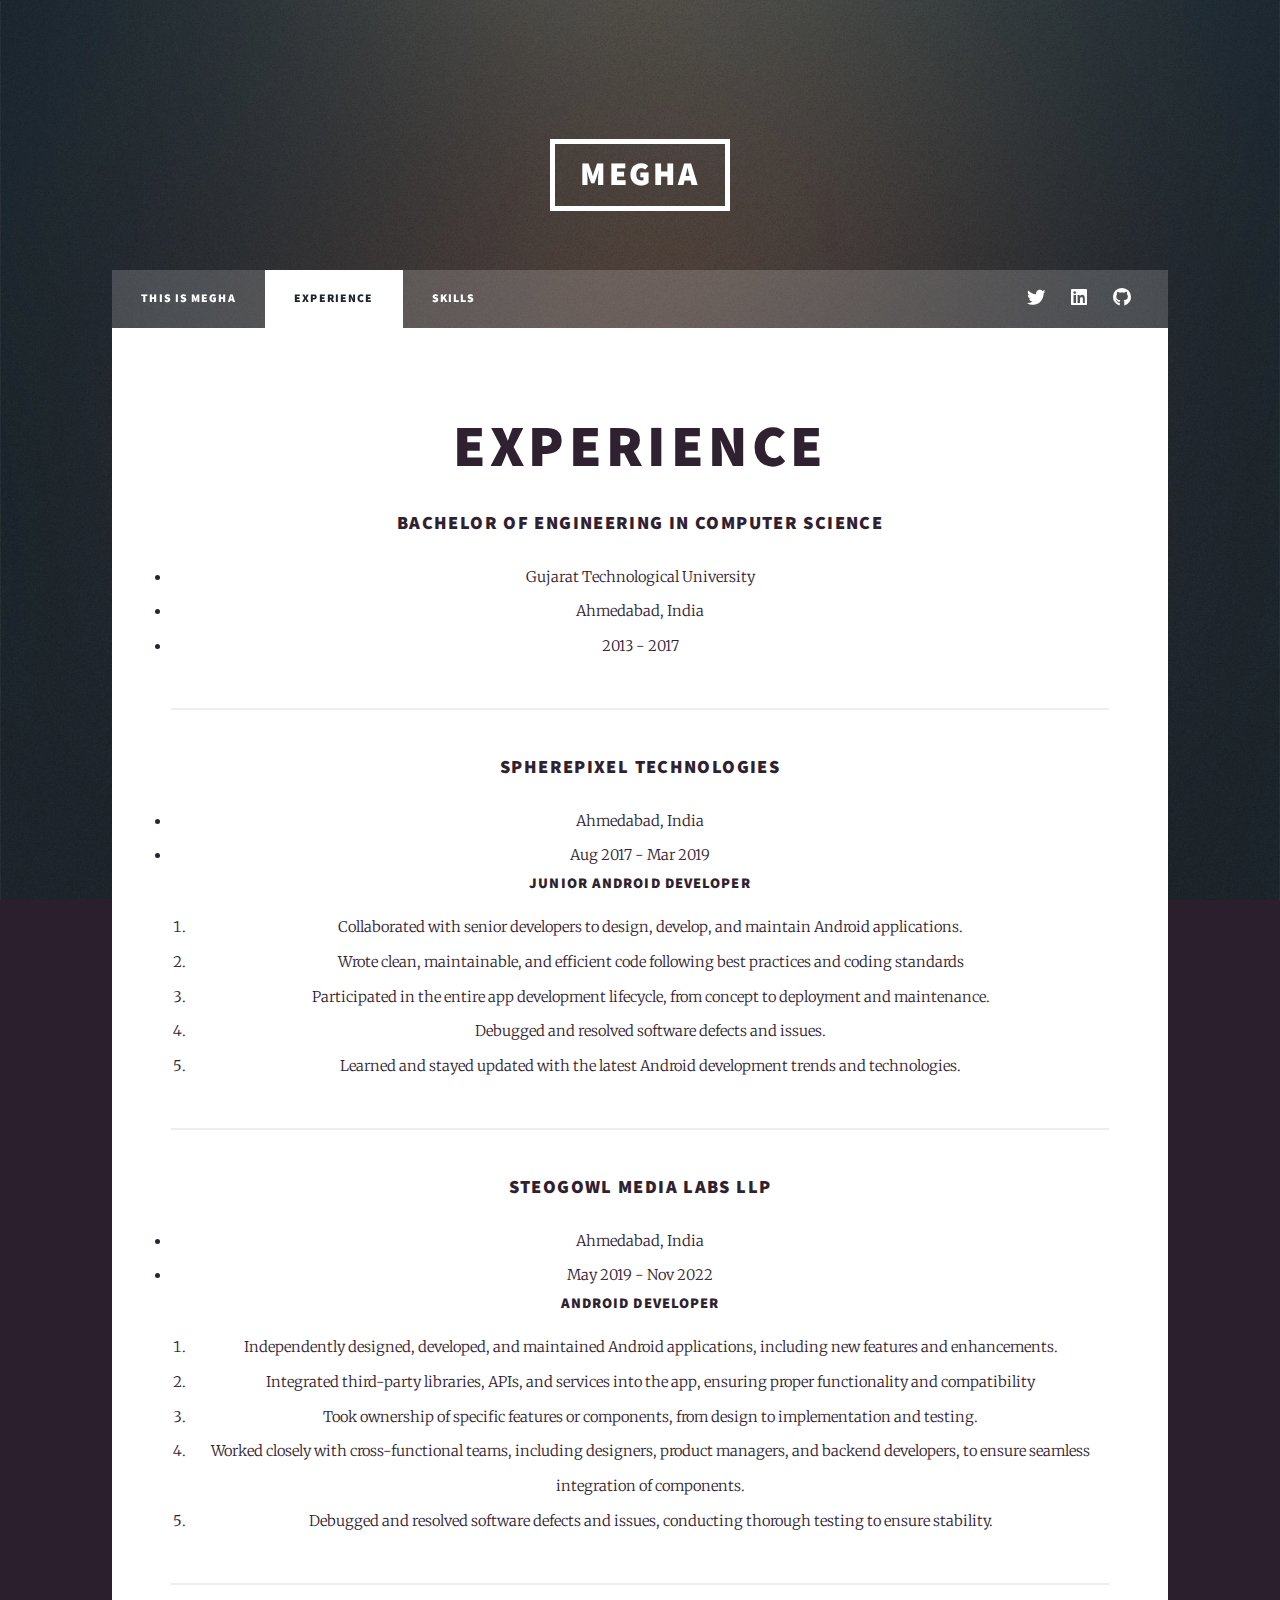
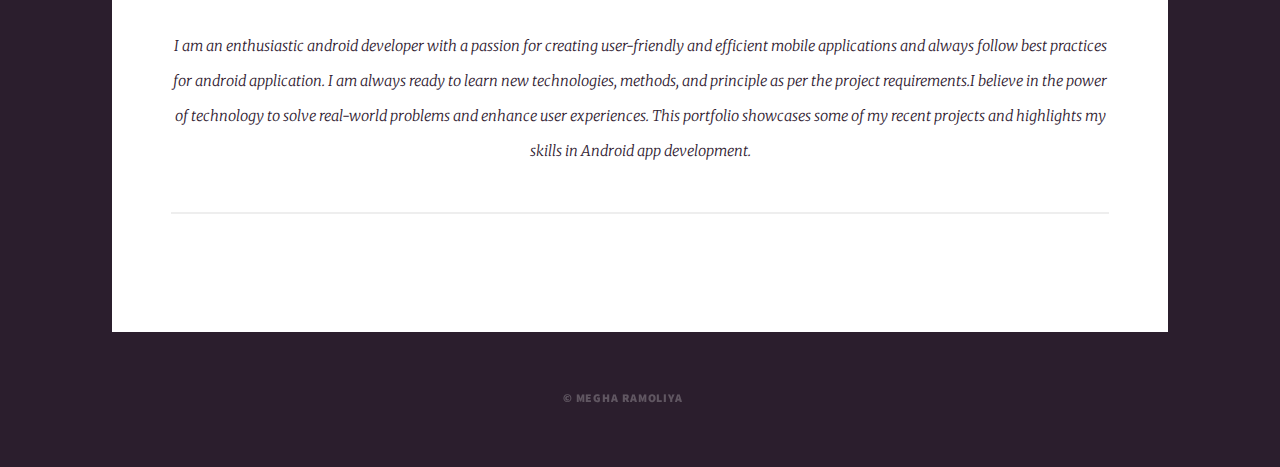
<file: experience.html>
<!DOCTYPE HTML>
<html>

<head>
	<title>Experience Page - Megha</title>
	<meta charset="utf-8" />`
	<meta name="viewport" content="width=device-width, initial-scale=1, user-scalable=no" />
	<link rel="stylesheet" href="assets/css/main.css" />
	<noscript>
		<link rel="stylesheet" href="assets/css/noscript.css" />
	</noscript>
</head>

<body class="is-preload">

	<!-- Wrapper -->
	<div id="wrapper">

		<!-- Header -->
		<header id="header">
			<a href="index.html" class="logo">Megha</a>
		</header>

		<!-- Nav -->
		<nav id="nav">
			<ul class="links">
				<li><a href="index.html">This is Megha</a></li>
				<li class="active"><a href="experience.html">Experience</a></li>
				<li><a href="skills.html">Skills</a></li>
			</ul>
			<ul class="icons">
				<li><a href="https://twitter.com/megha_ramoliya" class="icon brands alt fa-twitter"><span
							class="label">Twitter</span></a></li>
				<li><a href="https://www.linkedin.com/in/megha-ramoliya-1b70b512b/"
						class="icon brands alt fa-linkedin"><span class="label">linkedin</span></a></li>
				<li><a href="https://github.com/megha-dobariya" class="icon brands alt fa-github"><span
							class="label">GitHub</span></a></li>
			</ul>
		</nav>

		<!-- Main -->
		<div id="main">

			<!-- Post -->
			<section class="post">
				<header class="major">

					<h2>Experience</h2>
					<h3>Bachelor of Engineering in Computer Science</h3>
						<li>Gujarat Technological University</li>
						<li>Ahmedabad, India</li>
						<li>2013 - 2017</li>
					<hr />

					<h3>SpherePixel Technologies</h3>
					<li>Ahmedabad, India</li>
					<li>Aug 2017 - Mar 2019</li>

					<h4>Junior Android Developer</h4>
					<ol>
						<li>Collaborated with senior developers to design, develop, and maintain Android applications.
						</li>
						<li>Wrote clean, maintainable, and efficient code following best practices and coding standards
						</li>
						<li>Participated in the entire app development lifecycle, from concept to deployment and
							maintenance.</li>
						<li>Debugged and resolved software defects and issues.</li>
						<li>Learned and stayed updated with the latest Android development trends and technologies.</li>
					</ol>
					<hr />
					<h3>Steogowl Media Labs LLP</h3>
						<li>Ahmedabad, India</li>
						<li>May 2019 - Nov 2022</li>

					<h4>Android Developer</h4>
					<ol>
						<li>Independently designed, developed, and maintained Android applications, including new
							features and enhancements.</li>
						<li>Integrated third-party libraries, APIs, and services into the app, ensuring proper
							functionality and compatibility</li>
						<li>Took ownership of specific features or components, from design to implementation and
							testing.</li>
						<li>Worked closely with cross-functional teams, including designers, product managers, and
							backend developers, to ensure seamless integration of components.</li>
						<li>Debugged and resolved software defects and issues, conducting thorough testing to ensure
							stability.</li>
					</ol>
					<hr />

					<!-- <div class="image main"><img
							src="images/studio.png"
							alt="" /></div> -->
					
					<p>I am an enthusiastic android developer with a passion for creating user-friendly and efficient
						mobile applications and
						always follow best practices for android application. I am always ready to
						learn new technologies, methods, and principle as per the project requirements.I believe in the
						power of technology
						to solve real-world problems and enhance user experiences. This portfolio showcases some of my
						recent projects and
						highlights my skills in Android app development.</p>
						
						<hr />
				</header>
			</section>

		</div>

		<!-- Copyright -->
				<!-- Copyright -->
				<div id="copyright">
					<ul>
						<li>&copy; Megha Ramoliya</li>
						<li> </li>
					</ul>
				</div>

	</div>

	<!-- Scripts -->
	<script src="assets/js/jquery.min.js"></script>
	<script src="assets/js/jquery.scrollex.min.js"></script>
	<script src="assets/js/jquery.scrolly.min.js"></script>
	<script src="assets/js/browser.min.js"></script>
	<script src="assets/js/breakpoints.min.js"></script>
	<script src="assets/js/util.js"></script>
	<script src="assets/js/main.js"></script>

</body>

</html>
</file>
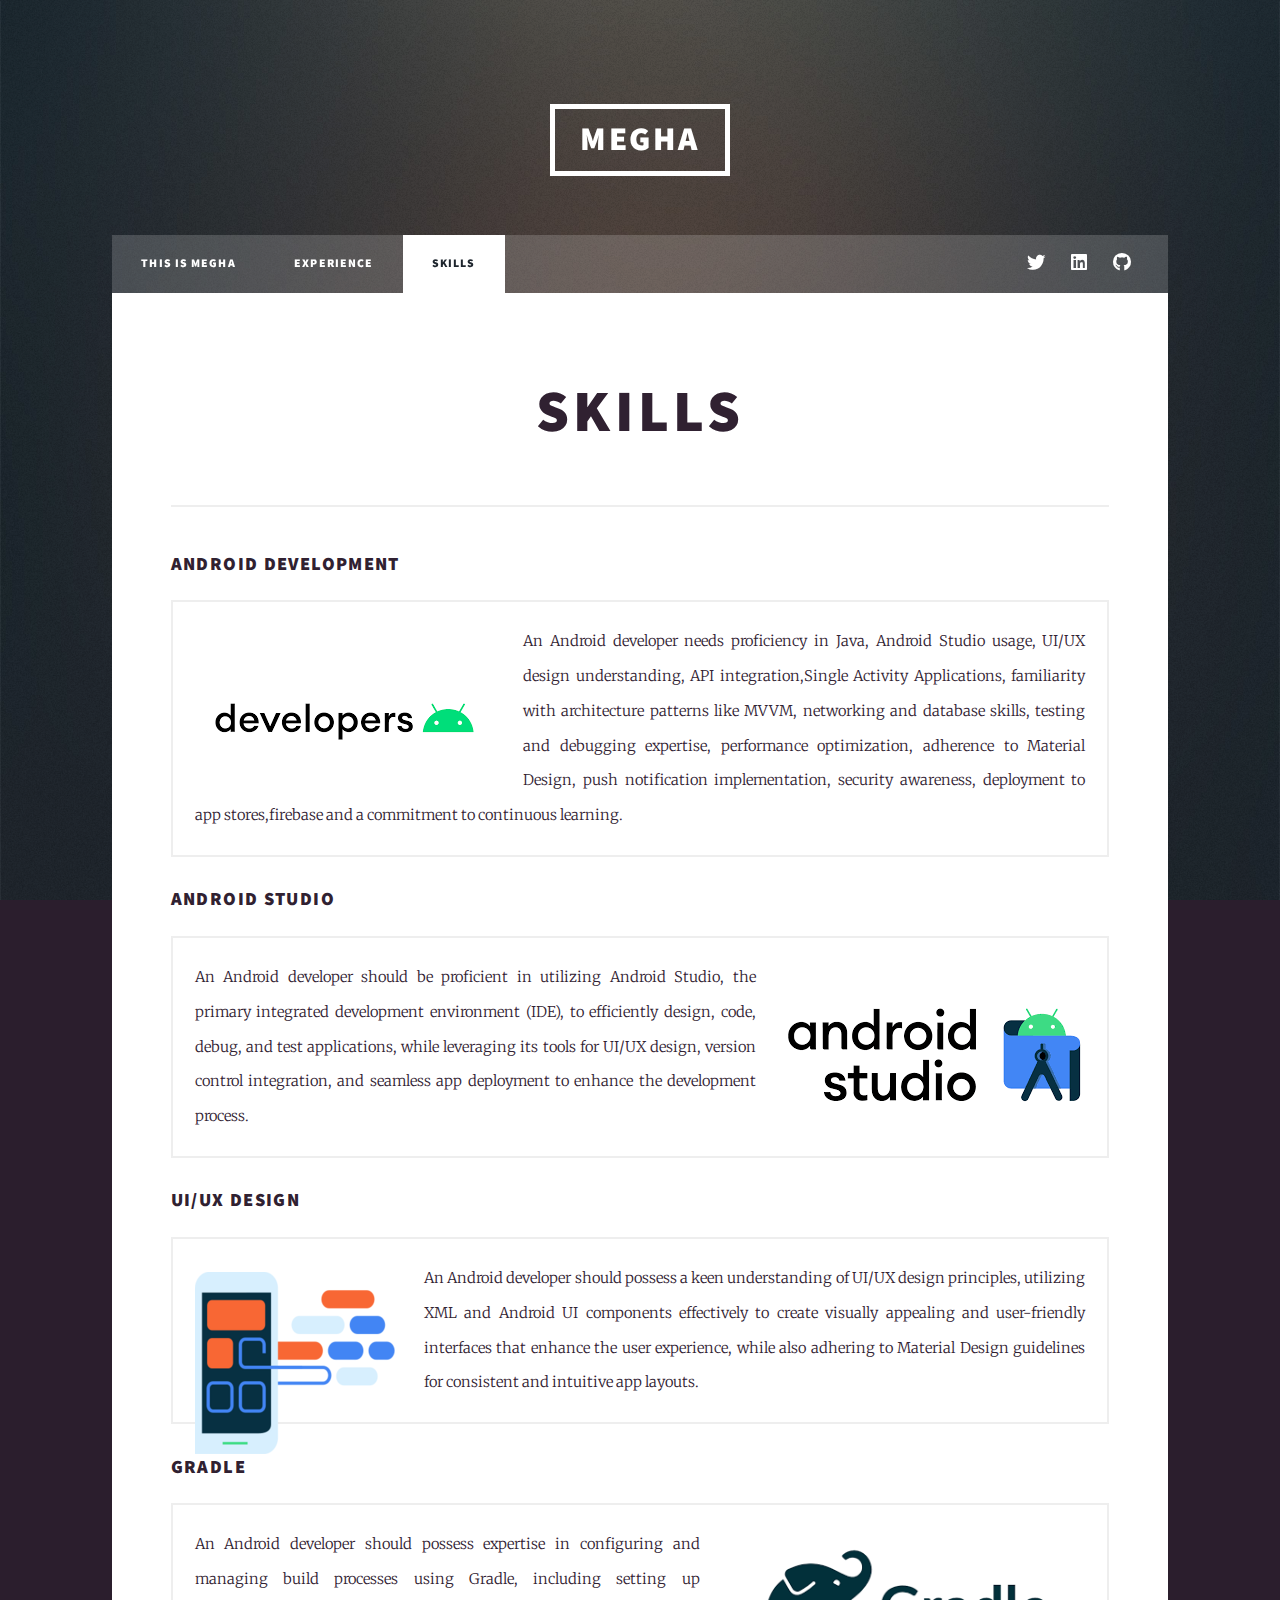
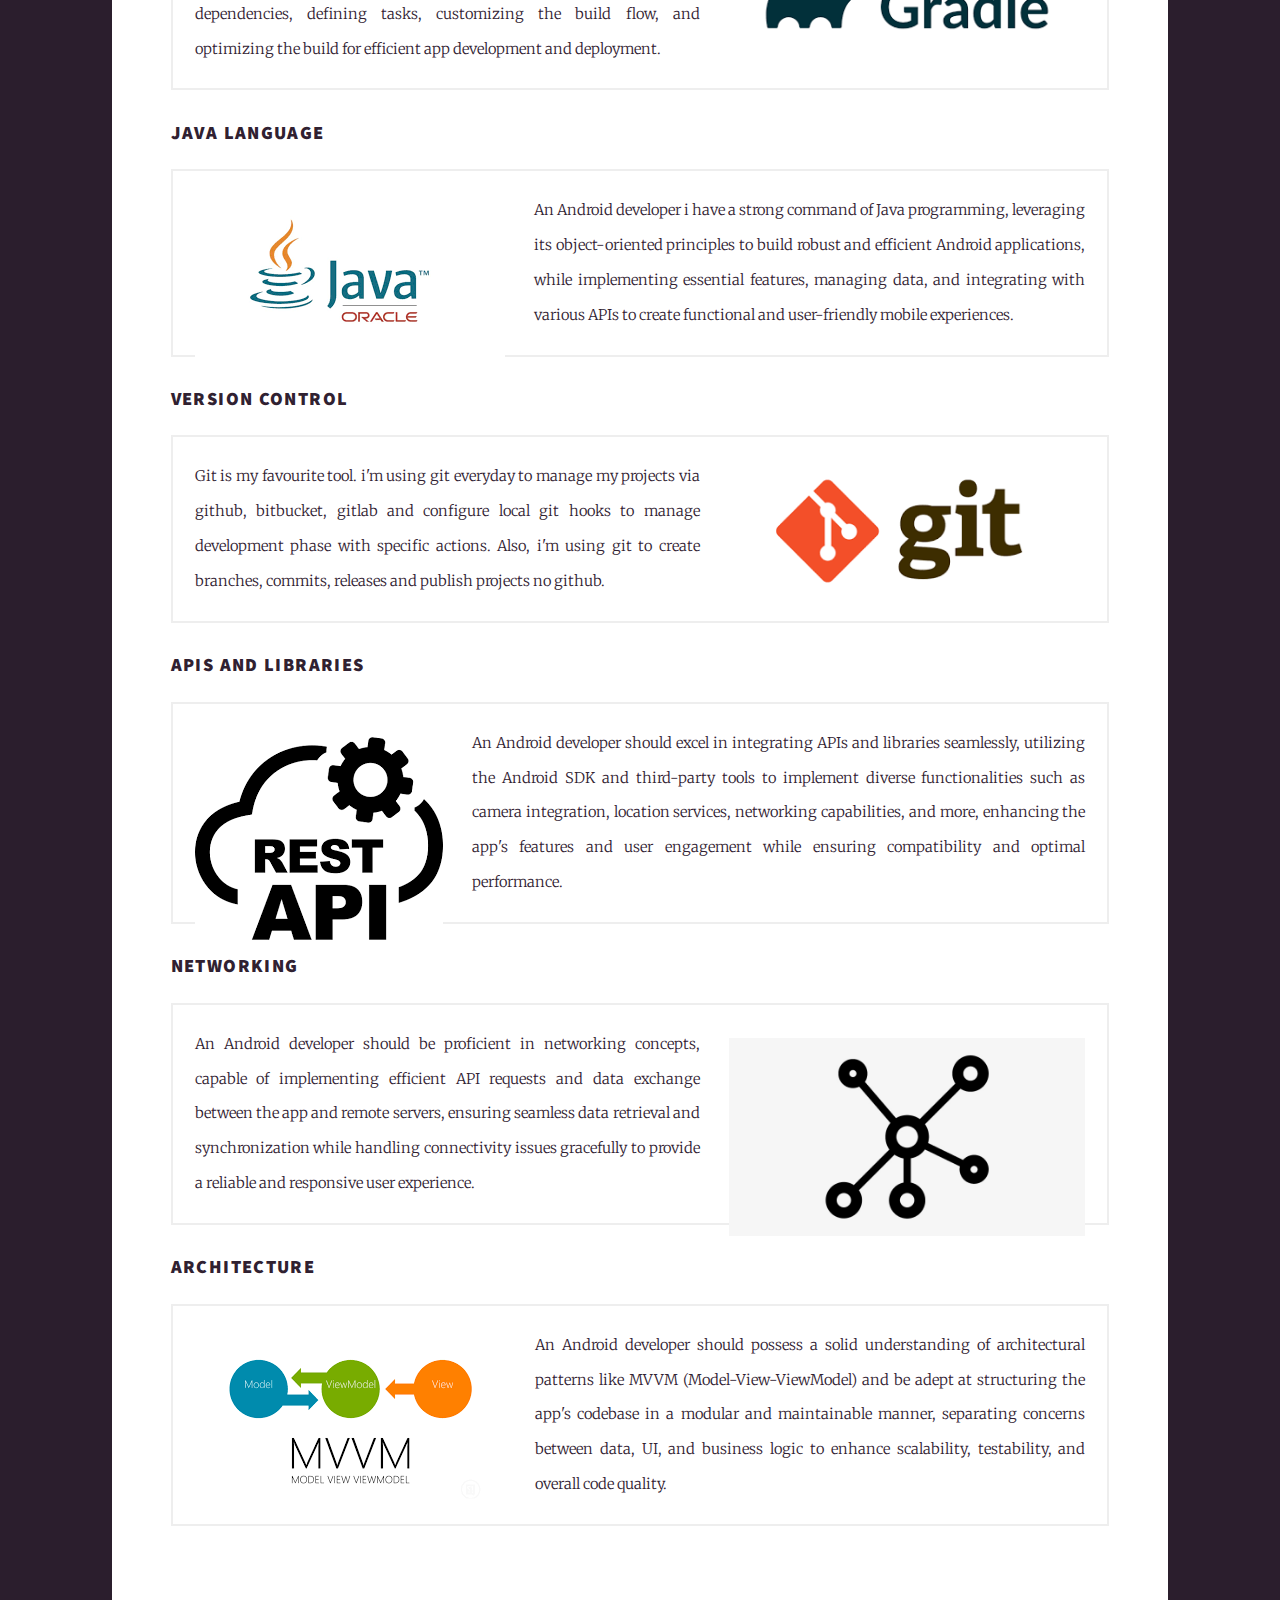
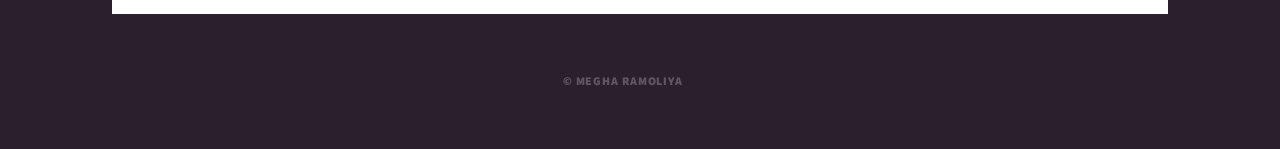
<file: skills.html>
<!DOCTYPE HTML>
<html>

<head>
	<title>Skill Page - Megha</title>
	<meta charset="utf-8" />
	<meta name="viewport" content="width=device-width, initial-scale=1, user-scalable=no" />
	<link rel="stylesheet" href="assets/css/main.css" />
	<noscript>
		<link rel="stylesheet" href="assets/css/noscript.css" />
	</noscript>
</head>

<body class="is-preload">

	<!-- Wrapper -->
	<div id="wrapper">

		<!-- Header -->
		<header id="header">
			<a href="index.html" class="logo">Megha</a>
		</header>

		<!-- Nav -->
		<nav id="nav">
			<ul class="links">
				<li><a href="index.html">This is Megha</a></li>
				<li><a href="experience.html">Experience</a></li>
				<li class="active"><a href="skills.html">Skills</a></li>
			</ul>
			<ul class="icons">
				<li><a href="https://twitter.com/megha_ramoliya" class="icon brands alt fa-twitter"><span
							class="label">Twitter</span></a></li>
				<li><a href="https://www.linkedin.com/in/megha-ramoliya-1b70b512b/"
						class="icon brands alt fa-linkedin"><span class="label">linkedin</span></a></li>
				<li><a href="https://github.com/megha-dobariya" class="icon brands alt fa-github"><span
							class="label">GitHub</span></a></li>
			</ul>
		</nav>

		<!-- Main -->
		<div id="main">

			<!-- Post -->
			<section class="post">
				<header class="major">
					<h1>Skills</h1>
				</header>

				<!-- Text stuff -->
				<hr />

				<h3>Android Development</h3>
				<div class="box">
					<p><span class="image left"><img src="images/developer.png" alt="" /></span>An Android developer
						needs proficiency in Java, Android Studio usage, UI/UX design understanding,
						API integration,Single Activity Applications,
						familiarity with architecture patterns like MVVM, networking and database skills, testing and
						debugging expertise, performance optimization, adherence
						to Material Design, push notification implementation, security awareness, deployment to app
						stores,firebase and a commitment to continuous learning.</p>
				</div>
				<h3>Android Studio</h3>
				<div class="box">
					<p><span class="image right"><img src="images/studio.png " alt="" /></span>An Android developer
						should be proficient in utilizing Android Studio, the primary integrated
						development environment (IDE), to efficiently design, code,
						debug, and test applications, while leveraging its tools for UI/UX design, version control
						integration, and seamless app deployment to enhance the development process.</p>
				</div>
				<h3>UI/UX Design</h3>
				<div class="box">
					<p><span class="image left"><img src="images/ui-for-android.png " alt="" /></span>An Android
						developer should possess a keen understanding of UI/UX design principles, utilizing
						XML and Android UI
						components effectively to create visually appealing and user-friendly interfaces that enhance
						the user
						experience, while also adhering to Material Design guidelines for consistent and intuitive app
						layouts.</p>
				</div>
				<h3>Gradle</h3>
				<div class="box">
					<p><span class="image right"><img src="images/gradle.png " alt="" /></span>An Android developer
						should possess expertise in configuring and managing build processes using
						Gradle, including setting up dependencies,
						defining tasks, customizing the build flow, and optimizing the build for efficient app
						development and deployment.</p>
				</div>
				<h3>Java Language</h3>
				<div class="box">
					<p><span class="image left"><img src="images/java2.png " alt="" /></span>An Android developer i
						have a strong command of Java programming, leveraging its object-oriented principles to build
						robust and efficient Android applications, while implementing essential features, managing data,
						and integrating with various APIs to create functional and user-friendly mobile experiences.</p>
				</div>
				<h3>Version Control</h3>
				<div class="box">
					<p><span class="image right"><img src="images/version_control2.png " alt="" /></span>Git is my
						favourite tool. i'm using git everyday to manage my projects via github, bitbucket,
						gitlab and configure local git hooks to manage
						development phase with specific actions. Also, i'm using git to create branches, commits,
						releases and publish projects no github.</p>
				</div>
				<h3>APIs and Libraries</h3>
				<div class="box">
					<p><span class="image left"><img src="images/api2.png " alt="" /></span>An Android developer should
						excel in integrating APIs and libraries seamlessly, utilizing the
						Android SDK and third-party tools to implement diverse functionalities such as camera
						integration, location services, networking
						capabilities, and more, enhancing the app's features and user engagement while ensuring
						compatibility and optimal performance.</p>
				</div>
				<h3>Networking</h3>
				<div class="box">
					<p><span class="image right"><img src="images/network2.png " alt="" /></span>An Android developer
						should be proficient in networking concepts, capable of implementing
						efficient API requests and data exchange between the app and remote servers, ensuring seamless
						data retrieval and synchronization while handling connectivity issues gracefully to provide a
						reliable and responsive user experience.</p>
				</div>
				<h3>Architecture</h3>
				<div class="box">
					<p><span class="image left"><img src="images/mvvm2.png " alt="" /></span>An Android developer should
						possess a solid understanding of architectural patterns like MVVM
						(Model-View-ViewModel) and be adept at structuring the app's codebase in a modular and
						maintainable manner, separating concerns between data, UI, and business logic to enhance
						scalability, testability, and overall code quality.</p>

				</div>
			</section>
		</div>
		<!-- Copyright -->
				<!-- Copyright -->
				<div id="copyright">
					<ul>
						<li>&copy; Megha Ramoliya</li>
						<li> </li>
					</ul>
				</div>

	</div>

	<!-- Scripts -->
	<script src="assets/js/jquery.min.js"></script>
	<script src="assets/js/jquery.scrollex.min.js"></script>
	<script src="assets/js/jquery.scrolly.min.js"></script>
	<script src="assets/js/browser.min.js"></script>
	<script src="assets/js/breakpoints.min.js"></script>
	<script src="assets/js/util.js"></script>
	<script src="assets/js/main.js"></script>

</body>

</html>
</file>
<file: assets/css/main.css>
@import url(fontawesome-all.min.css);
@import url("https://fonts.googleapis.com/css?family=Merriweather:300,700,300italic,700italic|Source+Sans+Pro:900");

/*
	Massively by HTML5 UP
	html5up.net | @ajlkn
	Free for personal and commercial use under the CCA 3.0 license (html5up.net/license)
*/

html, body, div, span, applet, object,
iframe, h1, h2, h3, h4, h5, h6, p, blockquote,
pre, a, abbr, acronym, address, big, cite,
code, del, dfn, em, img, ins, kbd, q, s, samp,
small, strike, strong, sub, sup, tt, var, b,
u, i, center, dl, dt, dd, ol, ul, li, fieldset,
form, label, legend, table, caption, tbody,
tfoot, thead, tr, th, td, article, aside,
canvas, details, embed, figure, figcaption,
footer, header, hgroup, menu, nav, output, ruby,
section, summary, time, mark, audio, video {
	margin: 0;
	padding: 0;
	border: 0;
	font-size: 100%;
	font: inherit;
	vertical-align: baseline;}

article, aside, details, figcaption, figure,
footer, header, hgroup, menu, nav, section {
	display: block;}

body {
	line-height: 1;
}

ol, ul {
	list-style: none;
}

blockquote, q {
	quotes: none;
}

	blockquote:before, blockquote:after, q:before, q:after {
		content: '';
		content: none;
	}

table {
	border-collapse: collapse;
	border-spacing: 0;
}

body {
	-webkit-text-size-adjust: none;
}

mark {
	background-color: transparent;
	color: inherit;
}

input::-moz-focus-inner {
	border: 0;
	padding: 0;
}

input, select, textarea {
	-moz-appearance: none;
	-webkit-appearance: none;
	-ms-appearance: none;
	appearance: none;
}

/* Basic */

	@-ms-viewport {
		width: device-width;
	}

	body {
		-ms-overflow-style: scrollbar;
	}

	@media screen and (max-width: 480px) {

		html, body {
			min-width: 320px;
		}

	}

	html {
		box-sizing: border-box;
	}

	*, *:before, *:after {
		box-sizing: inherit;
	}

	body {
		background-color: #2b1e2d;
	}

		body.is-preload *, body.is-preload *:before, body.is-preload *:after {
			-moz-animation: none !important;
			-webkit-animation: none !important;
			-ms-animation: none !important;
			animation: none !important;
			-moz-transition: none !important;
			-webkit-transition: none !important;
			-ms-transition: none !important;
			transition: none !important;
		}

/* Type */

	html {
		font-size: 16pt;
	}

		@media screen and (max-width: 1680px) {

			html {
				font-size: 12pt;
			}

		}

		@media screen and (max-width: 1280px) {

			html {
				font-size: 11pt;
			}

		}

		@media screen and (max-width: 360px) {

			html {
				font-size: 10pt;
			}

		}

	body {
		color: #302131;
	}

	body, input, select, textarea {
		font-family: "Merriweather", Georgia, serif;
		font-weight: 300;
		font-size: 1rem;
		line-height: 2.375;
	}

	a {
		-moz-transition: color 0.2s ease-in-out, background-color 0.2s ease-in-out, border-color 0.2s ease-in-out, box-shadow 0.2s ease-in-out;
		-webkit-transition: color 0.2s ease-in-out, background-color 0.2s ease-in-out, border-color 0.2s ease-in-out, box-shadow 0.2s ease-in-out;
		-ms-transition: color 0.2s ease-in-out, background-color 0.2s ease-in-out, border-color 0.2s ease-in-out, box-shadow 0.2s ease-in-out;
		transition: color 0.2s ease-in-out, background-color 0.2s ease-in-out, border-color 0.2s ease-in-out, box-shadow 0.2s ease-in-out;
		border-bottom: dotted 1px;
		text-decoration: none;
	}

		a:hover {
			border-bottom-color: transparent;
		}

	strong, b {
		font-weight: 600;
	}

	em, i {
		font-style: italic;
	}

	p {
		text-align: justify;
		margin: 0 0 2rem 0;
	}

	h1, h2, h3, h4, h5, h6 {
		font-family: "Source Sans Pro", Helvetica, sans-serif;
		font-weight: 900;
		line-height: 1.5;
		letter-spacing: 0.075em;
		text-transform: uppercase;
		margin: 0 0 1rem 0;
	}

		h1 a, h2 a, h3 a, h4 a, h5 a, h6 a {
			border-bottom: 0;
			color: inherit;
			text-decoration: none;
		}

	h1 {
		font-size: 4rem;
		line-height: 1.1;
		margin: 0 0 2rem 0;
	}

	h2 {
		font-size: 1.75rem;
		line-height: 1.3;
		margin: 0 0 1.5rem 0;
	}

	h3 {
		font-size: 1.25rem;
		margin: 0 0 1.5rem 0;
	}

	h4 {
		font-size: 1rem;
	}

	h5 {
		font-size: 0.9rem;
	}

	h6 {
		font-size: 0.8rem;
	}

	sub {
		font-size: 0.8rem;
		position: relative;
		top: 0.5rem;
	}

	sup {
		font-size: 0.8rem;
		position: relative;
		top: -0.5rem;
	}

	blockquote {
		border-left: solid 4px;
		font-style: italic;
		margin: 0 0 2rem 0;
		padding: 0.5rem 0 0.5rem 2rem;
	}

	code {
		border: solid 2px;
		font-family: "Courier New", monospace;
		font-size: 0.9rem;
		margin: 0 0.25rem;
		padding: 0.25rem 0.65rem;
	}

	pre {
		-webkit-overflow-scrolling: touch;
		font-family: "Courier New", monospace;
		font-size: 0.9rem;
		margin: 0 0 2rem 0;
	}

		pre code {
			display: block;
			line-height: 1.75;
			padding: 1rem 1.5rem;
			overflow-x: auto;
		}

	hr {
		border: 0;
		border-bottom: solid 2px;
		margin: 3rem 0;
	}

		hr.major {
			margin: 5rem 0;
		}

	.align-left {
		text-align: left;
	}

	.align-center {
		text-align: center;
	}

	.align-right {
		text-align: right;
	}

	input, select, textarea {
		color: #302131;
	}

	a {
		color: #302131;
		border-bottom-color: rgba(33, 41, 49, 0.5);
	}

		a:hover {
			border-bottom-color: transparent;
			color: #ad5e9f !important;
		}

	strong, b {
		color: #302131;
	}

	h1, h2, h3, h4, h5, h6 {
		color: #302131;
	}

	blockquote {
		border-left-color: #eeeeee;
	}

	code {
		background: rgba(220, 220, 220, 0.25);
		border-color: #eeeeee;
	}

	hr {
		border-bottom-color: #eeeeee;
	}

/* Row */

	.row {
		display: flex;
		flex-wrap: wrap;
		box-sizing: border-box;
		align-items: stretch;
	}

		.row > * {
			box-sizing: border-box;
		}

		.row.gtr-uniform > * > :last-child {
			margin-bottom: 0;
		}

		.row.aln-left {
			justify-content: flex-start;
		}

		.row.aln-center {
			justify-content: center;
		}

		.row.aln-right {
			justify-content: flex-end;
		}

		.row.aln-top {
			align-items: flex-start;
		}

		.row.aln-middle {
			align-items: center;
		}

		.row.aln-bottom {
			align-items: flex-end;
		}

		.row > .imp {
			order: -1;
		}

		.row > .col-1 {
			width: 8.33333%;
		}

		.row > .off-1 {
			margin-left: 8.33333%;
		}

		.row > .col-2 {
			width: 16.66667%;
		}

		.row > .off-2 {
			margin-left: 16.66667%;
		}

		.row > .col-3 {
			width: 25%;
		}

		.row > .off-3 {
			margin-left: 25%;
		}

		.row > .col-4 {
			width: 33.33333%;
		}

		.row > .off-4 {
			margin-left: 33.33333%;
		}

		.row > .col-5 {
			width: 41.66667%;
		}

		.row > .off-5 {
			margin-left: 41.66667%;
		}

		.row > .col-6 {
			width: 50%;
		}

		.row > .off-6 {
			margin-left: 50%;
		}

		.row > .col-7 {
			width: 58.33333%;
		}

		.row > .off-7 {
			margin-left: 58.33333%;
		}

		.row > .col-8 {
			width: 66.66667%;
		}

		.row > .off-8 {
			margin-left: 66.66667%;
		}

		.row > .col-9 {
			width: 75%;
		}

		.row > .off-9 {
			margin-left: 75%;
		}

		.row > .col-10 {
			width: 83.33333%;
		}

		.row > .off-10 {
			margin-left: 83.33333%;
		}

		.row > .col-11 {
			width: 91.66667%;
		}

		.row > .off-11 {
			margin-left: 91.66667%;
		}

		.row > .col-12 {
			width: 100%;
		}

		.row > .off-12 {
			margin-left: 100%;
		}

		.row.gtr-0 {
			margin-top: 0;
			margin-left: 0rem;
		}

			.row.gtr-0 > * {
				padding: 0 0 0 0rem;
			}

			.row.gtr-0.gtr-uniform {
				margin-top: 0rem;
			}

				.row.gtr-0.gtr-uniform > * {
					padding-top: 0rem;
				}

		.row.gtr-25 {
			margin-top: 0;
			margin-left: -0.375rem;
		}

			.row.gtr-25 > * {
				padding: 0 0 0 0.375rem;
			}

			.row.gtr-25.gtr-uniform {
				margin-top: -0.375rem;
			}

				.row.gtr-25.gtr-uniform > * {
					padding-top: 0.375rem;
				}

		.row.gtr-50 {
			margin-top: 0;
			margin-left: -0.75rem;
		}

			.row.gtr-50 > * {
				padding: 0 0 0 0.75rem;
			}

			.row.gtr-50.gtr-uniform {
				margin-top: -0.75rem;
			}

				.row.gtr-50.gtr-uniform > * {
					padding-top: 0.75rem;
				}

		.row {
			margin-top: 0;
			margin-left: -1.5rem;
		}

			.row > * {
				padding: 0 0 0 1.5rem;
			}

			.row.gtr-uniform {
				margin-top: -1.5rem;
			}

				.row.gtr-uniform > * {
					padding-top: 1.5rem;
				}

		.row.gtr-150 {
			margin-top: 0;
			margin-left: -2.25rem;
		}

			.row.gtr-150 > * {
				padding: 0 0 0 2.25rem;
			}

			.row.gtr-150.gtr-uniform {
				margin-top: -2.25rem;
			}

				.row.gtr-150.gtr-uniform > * {
					padding-top: 2.25rem;
				}

		.row.gtr-200 {
			margin-top: 0;
			margin-left: -3rem;
		}

			.row.gtr-200 > * {
				padding: 0 0 0 3rem;
			}

			.row.gtr-200.gtr-uniform {
				margin-top: -3rem;
			}

				.row.gtr-200.gtr-uniform > * {
					padding-top: 3rem;
				}

		@media screen and (max-width: 1680px) {

			.row {
				display: flex;
				flex-wrap: wrap;
				box-sizing: border-box;
				align-items: stretch;
			}

				.row > * {
					box-sizing: border-box;
				}

				.row.gtr-uniform > * > :last-child {
					margin-bottom: 0;
				}

				.row.aln-left {
					justify-content: flex-start;
				}

				.row.aln-center {
					justify-content: center;
				}

				.row.aln-right {
					justify-content: flex-end;
				}

				.row.aln-top {
					align-items: flex-start;
				}

				.row.aln-middle {
					align-items: center;
				}

				.row.aln-bottom {
					align-items: flex-end;
				}

				.row > .imp-xlarge {
					order: -1;
				}

				.row > .col-1-xlarge {
					width: 8.33333%;
				}

				.row > .off-1-xlarge {
					margin-left: 8.33333%;
				}

				.row > .col-2-xlarge {
					width: 16.66667%;
				}

				.row > .off-2-xlarge {
					margin-left: 16.66667%;
				}

				.row > .col-3-xlarge {
					width: 25%;
				}

				.row > .off-3-xlarge {
					margin-left: 25%;
				}

				.row > .col-4-xlarge {
					width: 33.33333%;
				}

				.row > .off-4-xlarge {
					margin-left: 33.33333%;
				}

				.row > .col-5-xlarge {
					width: 41.66667%;
				}

				.row > .off-5-xlarge {
					margin-left: 41.66667%;
				}

				.row > .col-6-xlarge {
					width: 50%;
				}

				.row > .off-6-xlarge {
					margin-left: 50%;
				}

				.row > .col-7-xlarge {
					width: 58.33333%;
				}

				.row > .off-7-xlarge {
					margin-left: 58.33333%;
				}

				.row > .col-8-xlarge {
					width: 66.66667%;
				}

				.row > .off-8-xlarge {
					margin-left: 66.66667%;
				}

				.row > .col-9-xlarge {
					width: 75%;
				}

				.row > .off-9-xlarge {
					margin-left: 75%;
				}

				.row > .col-10-xlarge {
					width: 83.33333%;
				}

				.row > .off-10-xlarge {
					margin-left: 83.33333%;
				}

				.row > .col-11-xlarge {
					width: 91.66667%;
				}

				.row > .off-11-xlarge {
					margin-left: 91.66667%;
				}

				.row > .col-12-xlarge {
					width: 100%;
				}

				.row > .off-12-xlarge {
					margin-left: 100%;
				}

				.row.gtr-0 {
					margin-top: 0;
					margin-left: 0rem;
				}

					.row.gtr-0 > * {
						padding: 0 0 0 0rem;
					}

					.row.gtr-0.gtr-uniform {
						margin-top: 0rem;
					}

						.row.gtr-0.gtr-uniform > * {
							padding-top: 0rem;
						}

				.row.gtr-25 {
					margin-top: 0;
					margin-left: -0.375rem;
				}

					.row.gtr-25 > * {
						padding: 0 0 0 0.375rem;
					}

					.row.gtr-25.gtr-uniform {
						margin-top: -0.375rem;
					}

						.row.gtr-25.gtr-uniform > * {
							padding-top: 0.375rem;
						}

				.row.gtr-50 {
					margin-top: 0;
					margin-left: -0.75rem;
				}

					.row.gtr-50 > * {
						padding: 0 0 0 0.75rem;
					}

					.row.gtr-50.gtr-uniform {
						margin-top: -0.75rem;
					}

						.row.gtr-50.gtr-uniform > * {
							padding-top: 0.75rem;
						}

				.row {
					margin-top: 0;
					margin-left: -1.5rem;
				}

					.row > * {
						padding: 0 0 0 1.5rem;
					}

					.row.gtr-uniform {
						margin-top: -1.5rem;
					}

						.row.gtr-uniform > * {
							padding-top: 1.5rem;
						}

				.row.gtr-150 {
					margin-top: 0;
					margin-left: -2.25rem;
				}

					.row.gtr-150 > * {
						padding: 0 0 0 2.25rem;
					}

					.row.gtr-150.gtr-uniform {
						margin-top: -2.25rem;
					}

						.row.gtr-150.gtr-uniform > * {
							padding-top: 2.25rem;
						}

				.row.gtr-200 {
					margin-top: 0;
					margin-left: -3rem;
				}

					.row.gtr-200 > * {
						padding: 0 0 0 3rem;
					}

					.row.gtr-200.gtr-uniform {
						margin-top: -3rem;
					}

						.row.gtr-200.gtr-uniform > * {
							padding-top: 3rem;
						}

		}

		@media screen and (max-width: 1280px) {

			.row {
				display: flex;
				flex-wrap: wrap;
				box-sizing: border-box;
				align-items: stretch;
			}

				.row > * {
					box-sizing: border-box;
				}

				.row.gtr-uniform > * > :last-child {
					margin-bottom: 0;
				}

				.row.aln-left {
					justify-content: flex-start;
				}

				.row.aln-center {
					justify-content: center;
				}

				.row.aln-right {
					justify-content: flex-end;
				}

				.row.aln-top {
					align-items: flex-start;
				}

				.row.aln-middle {
					align-items: center;
				}

				.row.aln-bottom {
					align-items: flex-end;
				}

				.row > .imp-large {
					order: -1;
				}

				.row > .col-1-large {
					width: 8.33333%;
				}

				.row > .off-1-large {
					margin-left: 8.33333%;
				}

				.row > .col-2-large {
					width: 16.66667%;
				}

				.row > .off-2-large {
					margin-left: 16.66667%;
				}

				.row > .col-3-large {
					width: 25%;
				}

				.row > .off-3-large {
					margin-left: 25%;
				}

				.row > .col-4-large {
					width: 33.33333%;
				}

				.row > .off-4-large {
					margin-left: 33.33333%;
				}

				.row > .col-5-large {
					width: 41.66667%;
				}

				.row > .off-5-large {
					margin-left: 41.66667%;
				}

				.row > .col-6-large {
					width: 50%;
				}

				.row > .off-6-large {
					margin-left: 50%;
				}

				.row > .col-7-large {
					width: 58.33333%;
				}

				.row > .off-7-large {
					margin-left: 58.33333%;
				}

				.row > .col-8-large {
					width: 66.66667%;
				}

				.row > .off-8-large {
					margin-left: 66.66667%;
				}

				.row > .col-9-large {
					width: 75%;
				}

				.row > .off-9-large {
					margin-left: 75%;
				}

				.row > .col-10-large {
					width: 83.33333%;
				}

				.row > .off-10-large {
					margin-left: 83.33333%;
				}

				.row > .col-11-large {
					width: 91.66667%;
				}

				.row > .off-11-large {
					margin-left: 91.66667%;
				}

				.row > .col-12-large {
					width: 100%;
				}

				.row > .off-12-large {
					margin-left: 100%;
				}

				.row.gtr-0 {
					margin-top: 0;
					margin-left: 0rem;
				}

					.row.gtr-0 > * {
						padding: 0 0 0 0rem;
					}

					.row.gtr-0.gtr-uniform {
						margin-top: 0rem;
					}

						.row.gtr-0.gtr-uniform > * {
							padding-top: 0rem;
						}

				.row.gtr-25 {
					margin-top: 0;
					margin-left: -0.375rem;
				}

					.row.gtr-25 > * {
						padding: 0 0 0 0.375rem;
					}

					.row.gtr-25.gtr-uniform {
						margin-top: -0.375rem;
					}

						.row.gtr-25.gtr-uniform > * {
							padding-top: 0.375rem;
						}

				.row.gtr-50 {
					margin-top: 0;
					margin-left: -0.75rem;
				}

					.row.gtr-50 > * {
						padding: 0 0 0 0.75rem;
					}

					.row.gtr-50.gtr-uniform {
						margin-top: -0.75rem;
					}

						.row.gtr-50.gtr-uniform > * {
							padding-top: 0.75rem;
						}

				.row {
					margin-top: 0;
					margin-left: -1.5rem;
				}

					.row > * {
						padding: 0 0 0 1.5rem;
					}

					.row.gtr-uniform {
						margin-top: -1.5rem;
					}

						.row.gtr-uniform > * {
							padding-top: 1.5rem;
						}

				.row.gtr-150 {
					margin-top: 0;
					margin-left: -2.25rem;
				}

					.row.gtr-150 > * {
						padding: 0 0 0 2.25rem;
					}

					.row.gtr-150.gtr-uniform {
						margin-top: -2.25rem;
					}

						.row.gtr-150.gtr-uniform > * {
							padding-top: 2.25rem;
						}

				.row.gtr-200 {
					margin-top: 0;
					margin-left: -3rem;
				}

					.row.gtr-200 > * {
						padding: 0 0 0 3rem;
					}

					.row.gtr-200.gtr-uniform {
						margin-top: -3rem;
					}

						.row.gtr-200.gtr-uniform > * {
							padding-top: 3rem;
						}

		}

		@media screen and (max-width: 980px) {

			.row {
				display: flex;
				flex-wrap: wrap;
				box-sizing: border-box;
				align-items: stretch;
			}

				.row > * {
					box-sizing: border-box;
				}

				.row.gtr-uniform > * > :last-child {
					margin-bottom: 0;
				}

				.row.aln-left {
					justify-content: flex-start;
				}

				.row.aln-center {
					justify-content: center;
				}

				.row.aln-right {
					justify-content: flex-end;
				}

				.row.aln-top {
					align-items: flex-start;
				}

				.row.aln-middle {
					align-items: center;
				}

				.row.aln-bottom {
					align-items: flex-end;
				}

				.row > .imp-medium {
					order: -1;
				}

				.row > .col-1-medium {
					width: 8.33333%;
				}

				.row > .off-1-medium {
					margin-left: 8.33333%;
				}

				.row > .col-2-medium {
					width: 16.66667%;
				}

				.row > .off-2-medium {
					margin-left: 16.66667%;
				}

				.row > .col-3-medium {
					width: 25%;
				}

				.row > .off-3-medium {
					margin-left: 25%;
				}

				.row > .col-4-medium {
					width: 33.33333%;
				}

				.row > .off-4-medium {
					margin-left: 33.33333%;
				}

				.row > .col-5-medium {
					width: 41.66667%;
				}

				.row > .off-5-medium {
					margin-left: 41.66667%;
				}

				.row > .col-6-medium {
					width: 50%;
				}

				.row > .off-6-medium {
					margin-left: 50%;
				}

				.row > .col-7-medium {
					width: 58.33333%;
				}

				.row > .off-7-medium {
					margin-left: 58.33333%;
				}

				.row > .col-8-medium {
					width: 66.66667%;
				}

				.row > .off-8-medium {
					margin-left: 66.66667%;
				}

				.row > .col-9-medium {
					width: 75%;
				}

				.row > .off-9-medium {
					margin-left: 75%;
				}

				.row > .col-10-medium {
					width: 83.33333%;
				}

				.row > .off-10-medium {
					margin-left: 83.33333%;
				}

				.row > .col-11-medium {
					width: 91.66667%;
				}

				.row > .off-11-medium {
					margin-left: 91.66667%;
				}

				.row > .col-12-medium {
					width: 100%;
				}

				.row > .off-12-medium {
					margin-left: 100%;
				}

				.row.gtr-0 {
					margin-top: 0;
					margin-left: 0rem;
				}

					.row.gtr-0 > * {
						padding: 0 0 0 0rem;
					}

					.row.gtr-0.gtr-uniform {
						margin-top: 0rem;
					}

						.row.gtr-0.gtr-uniform > * {
							padding-top: 0rem;
						}

				.row.gtr-25 {
					margin-top: 0;
					margin-left: -0.375rem;
				}

					.row.gtr-25 > * {
						padding: 0 0 0 0.375rem;
					}

					.row.gtr-25.gtr-uniform {
						margin-top: -0.375rem;
					}

						.row.gtr-25.gtr-uniform > * {
							padding-top: 0.375rem;
						}

				.row.gtr-50 {
					margin-top: 0;
					margin-left: -0.75rem;
				}

					.row.gtr-50 > * {
						padding: 0 0 0 0.75rem;
					}

					.row.gtr-50.gtr-uniform {
						margin-top: -0.75rem;
					}

						.row.gtr-50.gtr-uniform > * {
							padding-top: 0.75rem;
						}

				.row {
					margin-top: 0;
					margin-left: -1.5rem;
				}

					.row > * {
						padding: 0 0 0 1.5rem;
					}

					.row.gtr-uniform {
						margin-top: -1.5rem;
					}

						.row.gtr-uniform > * {
							padding-top: 1.5rem;
						}

				.row.gtr-150 {
					margin-top: 0;
					margin-left: -2.25rem;
				}

					.row.gtr-150 > * {
						padding: 0 0 0 2.25rem;
					}

					.row.gtr-150.gtr-uniform {
						margin-top: -2.25rem;
					}

						.row.gtr-150.gtr-uniform > * {
							padding-top: 2.25rem;
						}

				.row.gtr-200 {
					margin-top: 0;
					margin-left: -3rem;
				}

					.row.gtr-200 > * {
						padding: 0 0 0 3rem;
					}

					.row.gtr-200.gtr-uniform {
						margin-top: -3rem;
					}

						.row.gtr-200.gtr-uniform > * {
							padding-top: 3rem;
						}

		}

		@media screen and (max-width: 736px) {

			.row {
				display: flex;
				flex-wrap: wrap;
				box-sizing: border-box;
				align-items: stretch;
			}

				.row > * {
					box-sizing: border-box;
				}

				.row.gtr-uniform > * > :last-child {
					margin-bottom: 0;
				}

				.row.aln-left {
					justify-content: flex-start;
				}

				.row.aln-center {
					justify-content: center;
				}

				.row.aln-right {
					justify-content: flex-end;
				}

				.row.aln-top {
					align-items: flex-start;
				}

				.row.aln-middle {
					align-items: center;
				}

				.row.aln-bottom {
					align-items: flex-end;
				}

				.row > .imp-small {
					order: -1;
				}

				.row > .col-1-small {
					width: 8.33333%;
				}

				.row > .off-1-small {
					margin-left: 8.33333%;
				}

				.row > .col-2-small {
					width: 16.66667%;
				}

				.row > .off-2-small {
					margin-left: 16.66667%;
				}

				.row > .col-3-small {
					width: 25%;
				}

				.row > .off-3-small {
					margin-left: 25%;
				}

				.row > .col-4-small {
					width: 33.33333%;
				}

				.row > .off-4-small {
					margin-left: 33.33333%;
				}

				.row > .col-5-small {
					width: 41.66667%;
				}

				.row > .off-5-small {
					margin-left: 41.66667%;
				}

				.row > .col-6-small {
					width: 50%;
				}

				.row > .off-6-small {
					margin-left: 50%;
				}

				.row > .col-7-small {
					width: 58.33333%;
				}

				.row > .off-7-small {
					margin-left: 58.33333%;
				}

				.row > .col-8-small {
					width: 66.66667%;
				}

				.row > .off-8-small {
					margin-left: 66.66667%;
				}

				.row > .col-9-small {
					width: 75%;
				}

				.row > .off-9-small {
					margin-left: 75%;
				}

				.row > .col-10-small {
					width: 83.33333%;
				}

				.row > .off-10-small {
					margin-left: 83.33333%;
				}

				.row > .col-11-small {
					width: 91.66667%;
				}

				.row > .off-11-small {
					margin-left: 91.66667%;
				}

				.row > .col-12-small {
					width: 100%;
				}

				.row > .off-12-small {
					margin-left: 100%;
				}

				.row.gtr-0 {
					margin-top: 0;
					margin-left: 0rem;
				}

					.row.gtr-0 > * {
						padding: 0 0 0 0rem;
					}

					.row.gtr-0.gtr-uniform {
						margin-top: 0rem;
					}

						.row.gtr-0.gtr-uniform > * {
							padding-top: 0rem;
						}

				.row.gtr-25 {
					margin-top: 0;
					margin-left: -0.375rem;
				}

					.row.gtr-25 > * {
						padding: 0 0 0 0.375rem;
					}

					.row.gtr-25.gtr-uniform {
						margin-top: -0.375rem;
					}

						.row.gtr-25.gtr-uniform > * {
							padding-top: 0.375rem;
						}

				.row.gtr-50 {
					margin-top: 0;
					margin-left: -0.75rem;
				}

					.row.gtr-50 > * {
						padding: 0 0 0 0.75rem;
					}

					.row.gtr-50.gtr-uniform {
						margin-top: -0.75rem;
					}

						.row.gtr-50.gtr-uniform > * {
							padding-top: 0.75rem;
						}

				.row {
					margin-top: 0;
					margin-left: -1.5rem;
				}

					.row > * {
						padding: 0 0 0 1.5rem;
					}

					.row.gtr-uniform {
						margin-top: -1.5rem;
					}

						.row.gtr-uniform > * {
							padding-top: 1.5rem;
						}

				.row.gtr-150 {
					margin-top: 0;
					margin-left: -2.25rem;
				}

					.row.gtr-150 > * {
						padding: 0 0 0 2.25rem;
					}

					.row.gtr-150.gtr-uniform {
						margin-top: -2.25rem;
					}

						.row.gtr-150.gtr-uniform > * {
							padding-top: 2.25rem;
						}

				.row.gtr-200 {
					margin-top: 0;
					margin-left: -3rem;
				}

					.row.gtr-200 > * {
						padding: 0 0 0 3rem;
					}

					.row.gtr-200.gtr-uniform {
						margin-top: -3rem;
					}

						.row.gtr-200.gtr-uniform > * {
							padding-top: 3rem;
						}

		}

		@media screen and (max-width: 480px) {

			.row {
				display: flex;
				flex-wrap: wrap;
				box-sizing: border-box;
				align-items: stretch;
			}

				.row > * {
					box-sizing: border-box;
				}

				.row.gtr-uniform > * > :last-child {
					margin-bottom: 0;
				}

				.row.aln-left {
					justify-content: flex-start;
				}

				.row.aln-center {
					justify-content: center;
				}

				.row.aln-right {
					justify-content: flex-end;
				}

				.row.aln-top {
					align-items: flex-start;
				}

				.row.aln-middle {
					align-items: center;
				}

				.row.aln-bottom {
					align-items: flex-end;
				}

				.row > .imp-xsmall {
					order: -1;
				}

				.row > .col-1-xsmall {
					width: 8.33333%;
				}

				.row > .off-1-xsmall {
					margin-left: 8.33333%;
				}

				.row > .col-2-xsmall {
					width: 16.66667%;
				}

				.row > .off-2-xsmall {
					margin-left: 16.66667%;
				}

				.row > .col-3-xsmall {
					width: 25%;
				}

				.row > .off-3-xsmall {
					margin-left: 25%;
				}

				.row > .col-4-xsmall {
					width: 33.33333%;
				}

				.row > .off-4-xsmall {
					margin-left: 33.33333%;
				}

				.row > .col-5-xsmall {
					width: 41.66667%;
				}

				.row > .off-5-xsmall {
					margin-left: 41.66667%;
				}

				.row > .col-6-xsmall {
					width: 50%;
				}

				.row > .off-6-xsmall {
					margin-left: 50%;
				}

				.row > .col-7-xsmall {
					width: 58.33333%;
				}

				.row > .off-7-xsmall {
					margin-left: 58.33333%;
				}

				.row > .col-8-xsmall {
					width: 66.66667%;
				}

				.row > .off-8-xsmall {
					margin-left: 66.66667%;
				}

				.row > .col-9-xsmall {
					width: 75%;
				}

				.row > .off-9-xsmall {
					margin-left: 75%;
				}

				.row > .col-10-xsmall {
					width: 83.33333%;
				}

				.row > .off-10-xsmall {
					margin-left: 83.33333%;
				}

				.row > .col-11-xsmall {
					width: 91.66667%;
				}

				.row > .off-11-xsmall {
					margin-left: 91.66667%;
				}

				.row > .col-12-xsmall {
					width: 100%;
				}

				.row > .off-12-xsmall {
					margin-left: 100%;
				}

				.row.gtr-0 {
					margin-top: 0;
					margin-left: 0rem;
				}

					.row.gtr-0 > * {
						padding: 0 0 0 0rem;
					}

					.row.gtr-0.gtr-uniform {
						margin-top: 0rem;
					}

						.row.gtr-0.gtr-uniform > * {
							padding-top: 0rem;
						}

				.row.gtr-25 {
					margin-top: 0;
					margin-left: -0.375rem;
				}

					.row.gtr-25 > * {
						padding: 0 0 0 0.375rem;
					}

					.row.gtr-25.gtr-uniform {
						margin-top: -0.375rem;
					}

						.row.gtr-25.gtr-uniform > * {
							padding-top: 0.375rem;
						}

				.row.gtr-50 {
					margin-top: 0;
					margin-left: -0.75rem;
				}

					.row.gtr-50 > * {
						padding: 0 0 0 0.75rem;
					}

					.row.gtr-50.gtr-uniform {
						margin-top: -0.75rem;
					}

						.row.gtr-50.gtr-uniform > * {
							padding-top: 0.75rem;
						}

				.row {
					margin-top: 0;
					margin-left: -1.5rem;
				}

					.row > * {
						padding: 0 0 0 1.5rem;
					}

					.row.gtr-uniform {
						margin-top: -1.5rem;
					}

						.row.gtr-uniform > * {
							padding-top: 1.5rem;
						}

				.row.gtr-150 {
					margin-top: 0;
					margin-left: -2.25rem;
				}

					.row.gtr-150 > * {
						padding: 0 0 0 2.25rem;
					}

					.row.gtr-150.gtr-uniform {
						margin-top: -2.25rem;
					}

						.row.gtr-150.gtr-uniform > * {
							padding-top: 2.25rem;
						}

				.row.gtr-200 {
					margin-top: 0;
					margin-left: -3rem;
				}

					.row.gtr-200 > * {
						padding: 0 0 0 3rem;
					}

					.row.gtr-200.gtr-uniform {
						margin-top: -3rem;
					}

						.row.gtr-200.gtr-uniform > * {
							padding-top: 3rem;
						}

		}

		@media screen and (max-width: 360px) {

			.row {
				display: flex;
				flex-wrap: wrap;
				box-sizing: border-box;
				align-items: stretch;
			}

				.row > * {
					box-sizing: border-box;
				}

				.row.gtr-uniform > * > :last-child {
					margin-bottom: 0;
				}

				.row.aln-left {
					justify-content: flex-start;
				}

				.row.aln-center {
					justify-content: center;
				}

				.row.aln-right {
					justify-content: flex-end;
				}

				.row.aln-top {
					align-items: flex-start;
				}

				.row.aln-middle {
					align-items: center;
				}

				.row.aln-bottom {
					align-items: flex-end;
				}

				.row > .imp-xxsmall {
					order: -1;
				}

				.row > .col-1-xxsmall {
					width: 8.33333%;
				}

				.row > .off-1-xxsmall {
					margin-left: 8.33333%;
				}

				.row > .col-2-xxsmall {
					width: 16.66667%;
				}

				.row > .off-2-xxsmall {
					margin-left: 16.66667%;
				}

				.row > .col-3-xxsmall {
					width: 25%;
				}

				.row > .off-3-xxsmall {
					margin-left: 25%;
				}

				.row > .col-4-xxsmall {
					width: 33.33333%;
				}

				.row > .off-4-xxsmall {
					margin-left: 33.33333%;
				}

				.row > .col-5-xxsmall {
					width: 41.66667%;
				}

				.row > .off-5-xxsmall {
					margin-left: 41.66667%;
				}

				.row > .col-6-xxsmall {
					width: 50%;
				}

				.row > .off-6-xxsmall {
					margin-left: 50%;
				}

				.row > .col-7-xxsmall {
					width: 58.33333%;
				}

				.row > .off-7-xxsmall {
					margin-left: 58.33333%;
				}

				.row > .col-8-xxsmall {
					width: 66.66667%;
				}

				.row > .off-8-xxsmall {
					margin-left: 66.66667%;
				}

				.row > .col-9-xxsmall {
					width: 75%;
				}

				.row > .off-9-xxsmall {
					margin-left: 75%;
				}

				.row > .col-10-xxsmall {
					width: 83.33333%;
				}

				.row > .off-10-xxsmall {
					margin-left: 83.33333%;
				}

				.row > .col-11-xxsmall {
					width: 91.66667%;
				}

				.row > .off-11-xxsmall {
					margin-left: 91.66667%;
				}

				.row > .col-12-xxsmall {
					width: 100%;
				}

				.row > .off-12-xxsmall {
					margin-left: 100%;
				}

				.row.gtr-0 {
					margin-top: 0;
					margin-left: 0rem;
				}

					.row.gtr-0 > * {
						padding: 0 0 0 0rem;
					}

					.row.gtr-0.gtr-uniform {
						margin-top: 0rem;
					}

						.row.gtr-0.gtr-uniform > * {
							padding-top: 0rem;
						}

				.row.gtr-25 {
					margin-top: 0;
					margin-left: -0.375rem;
				}

					.row.gtr-25 > * {
						padding: 0 0 0 0.375rem;
					}

					.row.gtr-25.gtr-uniform {
						margin-top: -0.375rem;
					}

						.row.gtr-25.gtr-uniform > * {
							padding-top: 0.375rem;
						}

				.row.gtr-50 {
					margin-top: 0;
					margin-left: -0.75rem;
				}

					.row.gtr-50 > * {
						padding: 0 0 0 0.75rem;
					}

					.row.gtr-50.gtr-uniform {
						margin-top: -0.75rem;
					}

						.row.gtr-50.gtr-uniform > * {
							padding-top: 0.75rem;
						}

				.row {
					margin-top: 0;
					margin-left: -1.5rem;
				}

					.row > * {
						padding: 0 0 0 1.5rem;
					}

					.row.gtr-uniform {
						margin-top: -1.5rem;
					}

						.row.gtr-uniform > * {
							padding-top: 1.5rem;
						}

				.row.gtr-150 {
					margin-top: 0;
					margin-left: -2.25rem;
				}

					.row.gtr-150 > * {
						padding: 0 0 0 2.25rem;
					}

					.row.gtr-150.gtr-uniform {
						margin-top: -2.25rem;
					}

						.row.gtr-150.gtr-uniform > * {
							padding-top: 2.25rem;
						}

				.row.gtr-200 {
					margin-top: 0;
					margin-left: -3rem;
				}

					.row.gtr-200 > * {
						padding: 0 0 0 3rem;
					}

					.row.gtr-200.gtr-uniform {
						margin-top: -3rem;
					}

						.row.gtr-200.gtr-uniform > * {
							padding-top: 3rem;
						}

		}

/* Box */

	.box {
		border: solid 2px;
		margin-bottom: 2rem;
		padding: 1.5rem;
	}

		.box > :last-child,
		.box > :last-child > :last-child,
		.box > :last-child > :last-child > :last-child {
			margin-bottom: 0;
		}

		.box.alt {
			border: 0;
			border-radius: 0;
			padding: 0;
		}

	.box {
		border-color: #eeeeee;
	}

/* Button */

	input[type="submit"],
	input[type="reset"],
	input[type="button"],
	button,
	.button {
		-moz-appearance: none;
		-webkit-appearance: none;
		-ms-appearance: none;
		appearance: none;
		-moz-transition: background-color 0.2s ease-in-out, box-shadow 0.2s ease-in-out, color 0.2s ease-in-out;
		-webkit-transition: background-color 0.2s ease-in-out, box-shadow 0.2s ease-in-out, color 0.2s ease-in-out;
		-ms-transition: background-color 0.2s ease-in-out, box-shadow 0.2s ease-in-out, color 0.2s ease-in-out;
		transition: background-color 0.2s ease-in-out, box-shadow 0.2s ease-in-out, color 0.2s ease-in-out;
		border: 0;
		border-radius: 0;
		cursor: pointer;
		display: inline-block;
		font-family: "Source Sans Pro", Helvetica, sans-serif;
		font-size: 0.8rem;
		font-weight: 900;
		letter-spacing: 0.075em;
		height: 3rem;
		line-height: 3rem;
		padding: 0 2rem;
		text-align: center;
		text-decoration: none;
		text-transform: uppercase;
		white-space: nowrap;
	}

		input[type="submit"].icon:before,
		input[type="reset"].icon:before,
		input[type="button"].icon:before,
		button.icon:before,
		.button.icon:before {
			margin-right: 0.5rem;
		}

		input[type="submit"].icon.solo,
		input[type="reset"].icon.solo,
		input[type="button"].icon.solo,
		button.icon.solo,
		.button.icon.solo {
			position: relative;
			width: 4rem;
			height: 4rem;
			line-height: 4rem;
			border-radius: 4rem;
			text-indent: 4rem;
			overflow: hidden;
			padding: 0;
			white-space: nowrap;
		}

			input[type="submit"].icon.solo:before,
			input[type="reset"].icon.solo:before,
			input[type="button"].icon.solo:before,
			button.icon.solo:before,
			.button.icon.solo:before {
				position: absolute;
				display: block;
				top: 0;
				left: 0;
				width: inherit;
				height: inherit;
				line-height: inherit;
				font-size: 1.25rem;
				margin-right: 0;
				text-align: center;
				text-indent: 0;
			}

		input[type="submit"].fit,
		input[type="reset"].fit,
		input[type="button"].fit,
		button.fit,
		.button.fit {
			width: 100%;
		}

		input[type="submit"].small,
		input[type="reset"].small,
		input[type="button"].small,
		button.small,
		.button.small {
			font-size: 0.7rem;
			height: 2.5rem;
			line-height: 2.5rem;
			padding: 0 1.5rem;
		}

		input[type="submit"].large,
		input[type="reset"].large,
		input[type="button"].large,
		button.large,
		.button.large {
			font-size: 0.9rem;
			height: 3.5rem;
			line-height: 3.5rem;
			padding: 0 2.75rem;
		}

		@media screen and (max-width: 980px) {

			input[type="submit"],
			input[type="reset"],
			input[type="button"],
			button,
			.button {
				font-size: 0.9rem;
				height: 3.25rem;
				line-height: 3.25rem;
			}

				input[type="submit"].large,
				input[type="reset"].large,
				input[type="button"].large,
				button.large,
				.button.large {
					font-size: 1rem;
					height: 3.75rem;
					line-height: 3.75rem;
				}

		}

		input[type="submit"].disabled, input[type="submit"]:disabled,
		input[type="reset"].disabled,
		input[type="reset"]:disabled,
		input[type="button"].disabled,
		input[type="button"]:disabled,
		button.disabled,
		button:disabled,
		.button.disabled,
		.button:disabled {
			pointer-events: none;
			opacity: 0.25;
		}

	input[type="submit"],
	input[type="reset"],
	input[type="button"],
	button,
	.button {
		background-color: transparent;
		box-shadow: inset 0 0 0 2px #302131;
		color: #302131 !important;
	}

		input[type="submit"]:hover,
		input[type="reset"]:hover,
		input[type="button"]:hover,
		button:hover,
		.button:hover {
			box-shadow: inset 0 0 0 2px #ad5e9f;
			color: #ad5e9f !important;
		}

		input[type="submit"].primary,
		input[type="reset"].primary,
		input[type="button"].primary,
		button.primary,
		.button.primary {
			background-color: #302131;
			box-shadow: none;
			color: #ffffff !important;
		}

			input[type="submit"].primary:hover,
			input[type="reset"].primary:hover,
			input[type="button"].primary:hover,
			button.primary:hover,
			.button.primary:hover {
				background-color: #ad5e9f;
			}

/* Form */

	form {
		margin: 0 0 2rem 0;
	}

		form > :last-child {
			margin-bottom: 0;
		}

		form > .fields {
			display: -moz-flex;
			display: -webkit-flex;
			display: -ms-flex;
			display: flex;
			-moz-flex-wrap: wrap;
			-webkit-flex-wrap: wrap;
			-ms-flex-wrap: wrap;
			flex-wrap: wrap;
			width: calc(100% + 3rem);
			margin: -1.5rem 0 2rem -1.5rem;
		}

			form > .fields > .field {
				-moz-flex-grow: 0;
				-webkit-flex-grow: 0;
				-ms-flex-grow: 0;
				flex-grow: 0;
				-moz-flex-shrink: 0;
				-webkit-flex-shrink: 0;
				-ms-flex-shrink: 0;
				flex-shrink: 0;
				padding: 1.5rem 0 0 1.5rem;
				width: calc(100% - 1.5rem);
			}

				form > .fields > .field.half {
					width: calc(50% - 0.75rem);
				}

				form > .fields > .field.third {
					width: calc(100%/3 - 0.5rem);
				}

				form > .fields > .field.quarter {
					width: calc(25% - 0.375rem);
				}

		@media screen and (max-width: 480px) {

			form > .fields {
				width: calc(100% + 3rem);
				margin: -1.5rem 0 2rem -1.5rem;
			}

				form > .fields > .field {
					padding: 1.5rem 0 0 1.5rem;
					width: calc(100% - 1.5rem);
				}

					form > .fields > .field.half {
						width: calc(100% - 1.5rem);
					}

					form > .fields > .field.third {
						width: calc(100% - 1.5rem);
					}

					form > .fields > .field.quarter {
						width: calc(100% - 1.5rem);
					}

		}

	label {
		display: block;
		font-family: "Source Sans Pro", Helvetica, sans-serif;
		font-weight: 900;
		line-height: 1.5;
		letter-spacing: 0.075em;
		font-size: 0.8rem;
		text-transform: uppercase;
		margin: 0 0 0.75rem 0;
	}

		@media screen and (max-width: 980px) {

			label {
				font-size: 0.9rem;
			}

		}

	input[type="text"],
	input[type="password"],
	input[type="email"],
	select,
	textarea {
		-moz-appearance: none;
		-webkit-appearance: none;
		-ms-appearance: none;
		appearance: none;
		background: transparent;
		border-radius: 0;
		border: solid 2px;
		color: inherit;
		display: block;
		outline: 0;
		padding: 0 1rem;
		text-decoration: none;
		width: 100%;
	}

		input[type="text"]:invalid,
		input[type="password"]:invalid,
		input[type="email"]:invalid,
		select:invalid,
		textarea:invalid {
			box-shadow: none;
		}

	select {
		background-size: 1.25rem;
		background-repeat: no-repeat;
		background-position: calc(100% - 1rem) center;
		height: 3rem;
		padding-right: 3rem;
		text-overflow: ellipsis;
	}

		select:focus::-ms-value {
			background-color: transparent;
		}

		select::-ms-expand {
			display: none;
		}

	input[type="text"],
	input[type="password"],
	input[type="email"],
	select {
		height: 3rem;
	}

	textarea {
		padding: 0.75rem 1rem;
	}

	input[type="checkbox"],
	input[type="radio"] {
		-moz-appearance: none;
		-webkit-appearance: none;
		-ms-appearance: none;
		appearance: none;
		display: block;
		float: left;
		margin-right: -2rem;
		opacity: 0;
		width: 1rem;
		z-index: -1;
	}

		input[type="checkbox"] + label,
		input[type="radio"] + label {
			text-decoration: none;
			cursor: pointer;
			display: inline-block;
			font-size: 1rem;
			letter-spacing: 0;
			font-family: "Merriweather", Georgia, serif;
			text-transform: none;
			font-weight: 300;
			padding-left: 2.8rem;
			padding-right: 1rem;
			position: relative;
		}

			input[type="checkbox"] + label:before,
			input[type="radio"] + label:before {
				-moz-osx-font-smoothing: grayscale;
				-webkit-font-smoothing: antialiased;
				display: inline-block;
				font-style: normal;
				font-variant: normal;
				text-rendering: auto;
				line-height: 1;
				text-transform: none !important;
				font-family: 'Font Awesome 5 Free';
				font-weight: 900;
			}

			input[type="checkbox"] + label:before,
			input[type="radio"] + label:before {
				border-radius: 0;
				border: solid 2px;
				content: '';
				display: inline-block;
				font-size: 0.8rem;
				height: 1.8rem;
				left: 0;
				line-height: 1.65rem;
				position: absolute;
				text-align: center;
				top: -0.125rem;
				width: 1.8rem;
			}

		input[type="checkbox"]:checked + label:before,
		input[type="radio"]:checked + label:before {
			content: '\f00c';
		}

	input[type="checkbox"] + label:before {
		border-radius: 0;
	}

	input[type="radio"] + label:before {
		border-radius: 100%;
	}

	::-webkit-input-placeholder {
		opacity: 1.0;
	}

	:-moz-placeholder {
		opacity: 1.0;
	}

	::-moz-placeholder {
		opacity: 1.0;
	}

	:-ms-input-placeholder {
		opacity: 1.0;
	}

	label {
		color: #302131;
	}

	input[type="text"],
	input[type="password"],
	input[type="email"],
	select,
	textarea {
		border-color: #eeeeee;
	}

		input[type="text"]:focus,
		input[type="password"]:focus,
		input[type="email"]:focus,
		select:focus,
		textarea:focus {
			border-color: #ad5e9f;
		}

	select {
		background-image: url("data:image/svg+xml;charset=utf8,%3Csvg xmlns='http://www.w3.org/2000/svg' width='40' height='40' preserveAspectRatio='none' viewBox='0 0 40 40'%3E%3Cpath d='M9.4,12.3l10.4,10.4l10.4-10.4c0.2-0.2,0.5-0.4,0.9-0.4c0.3,0,0.6,0.1,0.9,0.4l3.3,3.3c0.2,0.2,0.4,0.5,0.4,0.9 c0,0.4-0.1,0.6-0.4,0.9L20.7,31.9c-0.2,0.2-0.5,0.4-0.9,0.4c-0.3,0-0.6-0.1-0.9-0.4L4.3,17.3c-0.2-0.2-0.4-0.5-0.4-0.9 c0-0.4,0.1-0.6,0.4-0.9l3.3-3.3c0.2-0.2,0.5-0.4,0.9-0.4S9.1,12.1,9.4,12.3z' fill='%23eeeeee' /%3E%3C/svg%3E");
	}

		select option {
			background-color: #ffffff;
			color: #302131;
		}

	.select-wrapper:before {
		color: #eeeeee;
	}

	input[type="checkbox"] + label,
	input[type="radio"] + label {
		color: #302131;
	}

		input[type="checkbox"] + label:before,
		input[type="radio"] + label:before {
			border-color: #eeeeee;
		}

	input[type="checkbox"]:checked + label:before,
	input[type="radio"]:checked + label:before {
		background-color: #302131;
		border-color: #302131;
		color: #ffffff;
	}

	input[type="checkbox"]:focus + label:before,
	input[type="radio"]:focus + label:before {
		border-color: #ad5e9f;
	}

	::-webkit-input-placeholder {
		color: #969098 !important;
	}

	:-moz-placeholder {
		color: #969098 !important;
	}

	::-moz-placeholder {
		color: #969098 !important;
	}

	:-ms-input-placeholder {
		color: #969098 !important;
	}

	.formerize-placeholder {
		color: #969098 !important;
	}

/* Icon */

	.icon {
		text-decoration: none;
		border-bottom: none;
		position: relative;
	}

		.icon:before {
			-moz-osx-font-smoothing: grayscale;
			-webkit-font-smoothing: antialiased;
			display: inline-block;
			font-style: normal;
			font-variant: normal;
			text-rendering: auto;
			line-height: 1;
			text-transform: none !important;
			font-family: 'Font Awesome 5 Free';
			font-weight: 400;
		}

		.icon > .label {
			display: none;
		}

		.icon:before {
			line-height: inherit;
		}

		.icon.solid:before {
			font-weight: 900;
		}

		.icon.brands:before {
			font-family: 'Font Awesome 5 Brands';
		}

/* Image */

	.image {
		border: 0;
		display: inline-block;
		position: relative;
	}

		.image img {
			display: block;
		}

		.image.left, .image.right {
			max-width: 40%;
		}

			.image.left img, .image.right img {
				width: 100%;
			}

		.image.left {
			float: left;
			margin: 0 2rem 2rem 0;
			top: 0.75rem;
		}

		.image.right {
			float: right;
			margin: 0 0 2rem 2rem;
			top: 0.75rem;
		}

		.image.fit {
			display: block;
			margin: 2.5rem 0;
			width: 100%;
		}

			.image.fit:first-child {
				margin-top: 0;
			}

			.image.fit img {
				width: 100%;
			}

		.image.main {
			display: block;
			margin: 4rem 0;
			width: 100%;
		}

			.image.main:first-child {
				margin-top: 0;
			}

			.image.main img {
				width: 100%;
			}

		@media screen and (max-width: 736px) {

			.image.fit {
				margin: 2rem 0;
			}

			.image.main {
				margin: 2rem 0;
			}

		}

	a.image {
		overflow: hidden;
	}

		a.image img {
			-moz-transition: -moz-transform 0.2s ease-out;
			-webkit-transition: -webkit-transform 0.2s ease-out;
			-ms-transition: -ms-transform 0.2s ease-out;
			transition: transform 0.2s ease-out;
		}

		a.image:hover img {
			-moz-transform: scale(1.05);
			-webkit-transform: scale(1.05);
			-ms-transform: scale(1.05);
			transform: scale(1.05);
		}

/* Actions */

	ul.actions {
		display: -moz-flex;
		display: -webkit-flex;
		display: -ms-flex;
		display: flex;
		cursor: default;
		list-style: none;
		margin-left: -1rem;
		padding-left: 0;
	}

		ul.actions li {
			padding: 0 0 0 1rem;
			vertical-align: middle;
		}

		ul.actions.special {
			-moz-justify-content: center;
			-webkit-justify-content: center;
			-ms-justify-content: center;
			justify-content: center;
			width: 100%;
			margin-left: 0;
		}

			ul.actions.special li:first-child {
				padding-left: 0;
			}

		ul.actions.stacked {
			-moz-flex-direction: column;
			-webkit-flex-direction: column;
			-ms-flex-direction: column;
			flex-direction: column;
			margin-left: 0;
		}

			ul.actions.stacked li {
				padding: 1.3rem 0 0 0;
			}

				ul.actions.stacked li:first-child {
					padding-top: 0;
				}

		ul.actions.fit {
			width: calc(100% + 1rem);
		}

			ul.actions.fit li {
				-moz-flex-grow: 1;
				-webkit-flex-grow: 1;
				-ms-flex-grow: 1;
				flex-grow: 1;
				-moz-flex-shrink: 1;
				-webkit-flex-shrink: 1;
				-ms-flex-shrink: 1;
				flex-shrink: 1;
				width: 100%;
			}

				ul.actions.fit li > * {
					width: 100%;
				}

			ul.actions.fit.stacked {
				width: 100%;
			}

		@media screen and (max-width: 480px) {

			ul.actions:not(.fixed) {
				-moz-flex-direction: column;
				-webkit-flex-direction: column;
				-ms-flex-direction: column;
				flex-direction: column;
				margin-left: 0;
				width: 100% !important;
			}

				ul.actions:not(.fixed) li {
					-moz-flex-grow: 1;
					-webkit-flex-grow: 1;
					-ms-flex-grow: 1;
					flex-grow: 1;
					-moz-flex-shrink: 1;
					-webkit-flex-shrink: 1;
					-ms-flex-shrink: 1;
					flex-shrink: 1;
					padding: 1rem 0 0 0;
					text-align: center;
					width: 100%;
				}

					ul.actions:not(.fixed) li > * {
						width: 100%;
					}

					ul.actions:not(.fixed) li:first-child {
						padding-top: 0;
					}

					ul.actions:not(.fixed) li input[type="submit"],
					ul.actions:not(.fixed) li input[type="reset"],
					ul.actions:not(.fixed) li input[type="button"],
					ul.actions:not(.fixed) li button,
					ul.actions:not(.fixed) li .button {
						width: 100%;
					}

						ul.actions:not(.fixed) li input[type="submit"].icon:before,
						ul.actions:not(.fixed) li input[type="reset"].icon:before,
						ul.actions:not(.fixed) li input[type="button"].icon:before,
						ul.actions:not(.fixed) li button.icon:before,
						ul.actions:not(.fixed) li .button.icon:before {
							margin-left: -0.5rem;
						}

		}

/* Icons */

	ul.icons {
		cursor: default;
		list-style: none;
		padding-left: 0;
	}

		ul.icons li {
			display: inline-block;
			padding: 0 0.5rem 0 0;
			vertical-align: middle;
		}

			ul.icons li:last-child {
				padding-right: 0;
			}

			ul.icons li .icon:before {
				width: 2.25rem;
				height: 2.25rem;
				line-height: 2.25rem;
				display: inline-block;
				text-align: center;
				border-radius: 100%;
				font-size: 1.25rem;
			}

		ul.icons.alt li .icon:before {
			-moz-transition: color 0.2s ease-in-out, background-color 0.2s ease-in-out, border-color 0.2s ease-in-out, box-shadow 0.2s ease-in-out;
			-webkit-transition: color 0.2s ease-in-out, background-color 0.2s ease-in-out, border-color 0.2s ease-in-out, box-shadow 0.2s ease-in-out;
			-ms-transition: color 0.2s ease-in-out, background-color 0.2s ease-in-out, border-color 0.2s ease-in-out, box-shadow 0.2s ease-in-out;
			transition: color 0.2s ease-in-out, background-color 0.2s ease-in-out, border-color 0.2s ease-in-out, box-shadow 0.2s ease-in-out;
			font-size: 1rem;
		}

/* List */

	ol {
		list-style: decimal;
		margin: 0 0 2rem 0;
		padding-left: 1.25rem;
	}

		ol li {
			padding-left: 0.25rem;
		}

	ul {
		list-style: disc;
		margin: 0 0 2rem 0;
		padding-left: 1rem;
	}

		ul li {
			padding-left: 0.5rem;
		}

		ul.divided {
			list-style: none;
			padding-left: 0;
		}

			ul.divided li {
				border-top: solid 1px;
				padding: 0.5rem 0;
			}

				ul.divided li:first-child {
					border-top: 0;
					padding-top: 0;
				}

	dl {
		margin: 0 0 2rem 0;
	}

		dl dt {
			display: block;
			font-weight: 600;
			margin: 0 0 1rem 0;
		}

		dl dd {
			margin-left: 2rem;
		}

	ul.divided li {
		border-top-color: #eeeeee;
	}

	ul.icons li a.icon:hover:before {
		color: #ad5e9f;
	}

	ul.icons.alt li .icon:before {
		box-shadow: inset 0 0 0 2px #eeeeee;
	}

	ul.icons.alt li a.icon:hover:before {
		box-shadow: inset 0 0 0 2px #ad5e9f;
	}

/* Section/Article */

	section.special, article.special {
		text-align: center;
	}

	header {
		cursor: default;
	}

		header > .date {
			display: block;
			font-size: 0.8rem;
			height: 1;
			margin: 0 0 1rem 0;
			position: relative;
		}

		header > p {
			font-style: italic;
		}

		header > h1 + p {
			font-size: 1.1rem;
			margin-top: -0.5rem;
			line-height: 2;
		}

		header > h2 + p {
			font-size: 1rem;
			margin-top: -0.75rem;
		}

		header > h3 + p {
			font-size: 0.9rem;
			margin-top: -0.75rem;
		}

		header > h4 + p {
			font-size: 0.8rem;
			margin-top: -0.75rem;
		}

		header.major {
			margin: 0 0 4rem 0;
			text-align: center;
		}

			header.major > :last-child {
				margin-bottom: 0;
			}

			header.major > p {
				margin-top: 0;
				text-align: center;
			}

			header.major > .date {
				font-size: 1rem;
				margin: 0 0 4rem 0;
			}

				header.major > .date:before, header.major > .date:after {
					content: '';
					display: block;
					position: absolute;
					top: 50%;
					width: calc(50% - 6rem);
					border-top: solid 2px;
				}

				header.major > .date:before {
					left: 0;
				}

				header.major > .date:after {
					right: 0;
				}

		@media screen and (max-width: 980px) {

			header br {
				display: none;
			}

		}

		@media screen and (max-width: 736px) {

			header.major {
				margin: 0 0 2rem 0;
			}

		}

	header.major .date:before, header.major .date:after {
		border-top-color: #eeeeee;
	}

/* Table */

	.table-wrapper {
		-webkit-overflow-scrolling: touch;
		overflow-x: auto;
	}

	table {
		margin: 0 0 2rem 0;
		width: 100%;
	}

		table tbody tr {
			border: solid 1px;
			border-left: 0;
			border-right: 0;
		}

		table td {
			padding: 0.75rem 0.75rem;
		}

		table th {
			font-family: "Source Sans Pro", Helvetica, sans-serif;
			font-size: 0.8rem;
			font-weight: 900;
			letter-spacing: 0.075em;
			line-height: 1.5;
			padding: 0 0.75rem 0.75rem 0.75rem;
			text-align: left;
			text-transform: uppercase;
		}

			@media screen and (max-width: 980px) {

				table th {
					font-size: 0.9rem;
				}

			}

		table thead {
			border-bottom: solid 2px;
		}

		table tfoot {
			border-top: solid 2px;
		}

		table.alt {
			border-collapse: separate;
		}

			table.alt tbody tr td {
				border: solid 1px;
				border-left-width: 0;
				border-top-width: 0;
			}

				table.alt tbody tr td:first-child {
					border-left-width: 1px;
				}

			table.alt tbody tr:first-child td {
				border-top-width: 1px;
			}

			table.alt thead {
				border-bottom: 0;
			}

			table.alt tfoot {
				border-top: 0;
			}

	table tbody tr {
		border-color: #eeeeee;
	}

		table tbody tr:nth-child(2n + 1) {
			background-color: rgba(220, 220, 220, 0.25);
		}

	table th {
		color: #302131;
	}

	table thead {
		border-bottom-color: #eeeeee;
	}

	table tfoot {
		border-top-color: #eeeeee;
	}

	table.alt tbody tr td {
		border-color: #eeeeee;
	}

/* Pagination */

	.pagination {
		display: -moz-inline-flex;
		display: -webkit-inline-flex;
		display: -ms-inline-flex;
		display: inline-flex;
		-moz-user-select: none;
		-webkit-user-select: none;
		-ms-user-select: none;
		user-select: none;
		cursor: default;
		list-style: none;
		margin: 0 0 2rem 2px;
		padding: 0;
	}

		.pagination a, .pagination span {
			-moz-transition: background-color 0.2s ease-in-out, border-color 0.2s ease-in-out, box-shadow 0.2s ease-in-out, color 0.2s ease-in-out;
			-webkit-transition: background-color 0.2s ease-in-out, border-color 0.2s ease-in-out, box-shadow 0.2s ease-in-out, color 0.2s ease-in-out;
			-ms-transition: background-color 0.2s ease-in-out, border-color 0.2s ease-in-out, box-shadow 0.2s ease-in-out, color 0.2s ease-in-out;
			transition: background-color 0.2s ease-in-out, border-color 0.2s ease-in-out, box-shadow 0.2s ease-in-out, color 0.2s ease-in-out;
			border: solid 2px;
			display: inline-block;
			font-family: "Source Sans Pro", Helvetica, sans-serif;
			font-size: 0.8rem;
			font-weight: 900;
			height: 3rem;
			letter-spacing: 0.075em;
			line-height: calc(3rem - 4px);
			margin-left: -2px;
			min-width: 3rem;
			position: relative;
			text-align: center;
			text-decoration: none;
			text-transform: uppercase;
		}

		.pagination .next, .pagination .previous {
			text-decoration: none;
			padding: 0 1.75rem;
		}

			.pagination .next:before, .pagination .previous:before {
				-moz-osx-font-smoothing: grayscale;
				-webkit-font-smoothing: antialiased;
				display: inline-block;
				font-style: normal;
				font-variant: normal;
				text-rendering: auto;
				line-height: 1;
				text-transform: none !important;
				font-family: 'Font Awesome 5 Free';
				font-weight: 900;
			}

			.pagination .next:before, .pagination .previous:before {
				display: inline-block;
				color: inherit !important;
				line-height: inherit;
			}

		.pagination .previous:before {
			content: '\f104';
			margin-right: 0.9375em;
		}

		.pagination .next:before {
			content: '\f105';
			float: right;
			margin-left: 0.9375em;
		}

		@media screen and (max-width: 980px) {

			.pagination a, .pagination span {
				font-size: 0.9rem;
			}

		}

		@media screen and (max-width: 480px) {

			.pagination .page, .pagination .extra {
				display: none;
			}

		}

	.pagination a, .pagination span {
		border-color: #eeeeee;
	}

	.pagination a {
		color: #302131 !important;
	}

		.pagination a:hover {
			color: #ad5e9f !important;
			border-color: #ad5e9f;
			z-index: 1;
		}

			.pagination a:hover + a,
			.pagination a:hover + span {
				border-left-color: #ad5e9f;
			}

		.pagination a.active {
			background-color: #eeeeee;
		}

	.pagination span {
		color: #eeeeee;
	}

/* Wrapper */

	#wrapper {
		-moz-transition: opacity 0.5s ease;
		-webkit-transition: opacity 0.5s ease;
		-ms-transition: opacity 0.5s ease;
		transition: opacity 0.5s ease;
		position: relative;
		z-index: 1;
		overflow: hidden;
	}

		#wrapper > .bg {
			position: absolute;
			top: 0;
			left: 0;
			width: 100%;
			height: 100%;
			background-color: #302131;
			background-image: url("../../images/overlay.png"), linear-gradient(0deg, rgba(0, 0, 0, 0.1), rgba(0, 0, 0, 0.1)), url("../../images/bg.jpg");
			background-size: auto,								auto,														100% auto;
			background-position: center,								center,														top center;
			background-repeat: repeat,								no-repeat,													no-repeat;
			background-attachment: scroll,								scroll,														scroll;
			z-index: -1;
		}

			#wrapper > .bg.fixed {
				position: fixed;
				width: 100vw;
				height: 100vh;
			}

		#wrapper.fade-in:before {
			pointer-events: none;
			-moz-transition: opacity 1s ease-in-out;
			-webkit-transition: opacity 1s ease-in-out;
			-ms-transition: opacity 1s ease-in-out;
			transition: opacity 1s ease-in-out;
			-moz-transition-delay: 0.75s;
			-webkit-transition-delay: 0.75s;
			-ms-transition-delay: 0.75s;
			transition-delay: 0.75s;
			background: #1e252d;
			content: '';
			display: block;
			height: 100%;
			left: 0;
			opacity: 0;
			position: fixed;
			top: 0;
			width: 100%;
		}

		body.is-preload #wrapper.fade-in:before {
			opacity: 1;
		}

		@media screen and (orientation: portrait) {

			#wrapper > .bg {
				background-size: auto,								auto,														auto 175%;
			}

		}

/* Intro */

	#intro {
		color: #ffffff;
		padding: 8rem 4rem 6rem 4rem ;
		-moz-align-items: center;
		-webkit-align-items: center;
		-ms-align-items: center;
		align-items: center;
		display: -moz-flex;
		display: -webkit-flex;
		display: -ms-flex;
		display: flex;
		-moz-flex-direction: column;
		-webkit-flex-direction: column;
		-ms-flex-direction: column;
		flex-direction: column;
		-moz-justify-content: -moz-flex-end;
		-webkit-justify-content: -webkit-flex-end;
		-ms-justify-content: -ms-flex-end;
		justify-content: flex-end;
		-moz-transition: opacity 1s ease, -moz-transform 1s ease;
		-webkit-transition: opacity 1s ease, -webkit-transform 1s ease;
		-ms-transition: opacity 1s ease, -ms-transform 1s ease;
		transition: opacity 1s ease, transform 1s ease;
		position: relative;
		cursor: default;
		text-align: center;
		z-index: 1;
		min-height: 100vh;
	}

		#intro input, #intro select, #intro textarea {
			color: #ffffff;
		}

		#intro a {
			color: #ffffff;
			border-bottom-color: rgba(255, 255, 255, 0.5);
		}

			#intro a:hover {
				border-bottom-color: transparent;
				color: #ad5e9f !important;
			}

		#intro strong, #intro b {
			color: #ffffff;
		}

		#intro h1, #intro h2, #intro h3, #intro h4, #intro h5, #intro h6 {
			color: #ffffff;
		}

		#intro blockquote {
			border-left-color: #ffffff;
		}

		#intro code {
			background: rgba(255, 255, 255, 0.075);
			border-color: #ffffff;
		}

		#intro hr {
			border-bottom-color: #ffffff;
		}

		#intro input[type="submit"],
		#intro input[type="reset"],
		#intro input[type="button"],
		#intro button,
		#intro .button {
			background-color: transparent;
			box-shadow: inset 0 0 0 2px #ffffff;
			color: #ffffff !important;
		}

			#intro input[type="submit"]:hover,
			#intro input[type="reset"]:hover,
			#intro input[type="button"]:hover,
			#intro button:hover,
			#intro .button:hover {
				box-shadow: inset 0 0 0 2px #ad5e9f;
				color: #ad5e9f !important;
			}

			#intro input[type="submit"].primary,
			#intro input[type="reset"].primary,
			#intro input[type="button"].primary,
			#intro button.primary,
			#intro .button.primary {
				background-color: #ffffff;
				box-shadow: none;
				color: #1e252d !important;
			}

				#intro input[type="submit"].primary:hover,
				#intro input[type="reset"].primary:hover,
				#intro input[type="button"].primary:hover,
				#intro button.primary:hover,
				#intro .button.primary:hover {
					background-color: #ad5e9f;
				}

		#intro h1 {
			font-size: 5rem;
			line-height: 1;
		}

		#intro p {
			font-size: 1.25rem;
			font-style: italic;
			margin-top: -0.25rem;
			text-align: center;
		}

		#intro + #header {
			margin-top: -20rem;
		}

			#intro + #header .logo {
				-moz-transform: translateY(2rem);
				-webkit-transform: translateY(2rem);
				-ms-transform: translateY(2rem);
				transform: translateY(2rem);
				opacity: 0;
				visibility: hidden;
			}

		#intro.hidden {
			pointer-events: none;
			-moz-transform: translateY(2rem);
			-webkit-transform: translateY(2rem);
			-ms-transform: translateY(2rem);
			transform: translateY(2rem);
			-moz-transition: opacity 0.5s ease, -moz-transform 0.5s ease, visibility 0.5s;
			-webkit-transition: opacity 0.5s ease, -webkit-transform 0.5s ease, visibility 0.5s;
			-ms-transition: opacity 0.5s ease, -ms-transform 0.5s ease, visibility 0.5s;
			transition: opacity 0.5s ease, transform 0.5s ease, visibility 0.5s;
			opacity: 0;
			visibility: hidden;
		}

			#intro.hidden + #header .logo {
				-moz-transform: translateY(0);
				-webkit-transform: translateY(0);
				-ms-transform: translateY(0);
				transform: translateY(0);
				opacity: 1;
				visibility: visible;
			}

		body.is-preload #intro {
			-moz-transform: translateY(2rem);
			-webkit-transform: translateY(2rem);
			-ms-transform: translateY(2rem);
			transform: translateY(2rem);
			opacity: 0;
		}

			body.is-preload #intro:not(.hidden) + #header + #nav {
				-moz-transform: translateY(4rem);
				-webkit-transform: translateY(4rem);
				-ms-transform: translateY(4rem);
				transform: translateY(4rem);
				opacity: 0;
			}

		@media screen and (max-width: 980px) {

			#intro {
				padding: 4rem 4rem 2rem 4rem ;
				min-height: 90vh;
			}

				#intro p br {
					display: none;
				}

				#intro + #header {
					margin-top: -14rem;
				}

		}

		@media screen and (max-width: 736px) {

			#intro {
				padding: 3rem 2rem 1rem 2rem ;
				min-height: 80vh;
			}

				#intro h1 {
					font-size: 3.25rem;
					line-height: 1.1;
					margin-bottom: 1rem;
				}

				#intro p {
					font-size: 1rem;
					margin-top: 0rem;
				}

				#intro .actions {
					display: none;
				}

		}

/* Header */

	#header {
		color: #ffffff;
		-moz-align-items: center;
		-webkit-align-items: center;
		-ms-align-items: center;
		align-items: center;
		display: -moz-flex;
		display: -webkit-flex;
		display: -ms-flex;
		display: flex;
		-moz-flex-direction: column;
		-webkit-flex-direction: column;
		-ms-flex-direction: column;
		flex-direction: column;
		-moz-justify-content: -moz-flex-end;
		-webkit-justify-content: -webkit-flex-end;
		-ms-justify-content: -ms-flex-end;
		justify-content: flex-end;
		pointer-events: none;
		-moz-user-select: none;
		-webkit-user-select: none;
		-ms-user-select: none;
		user-select: none;
		height: 20rem;
		padding-bottom: 8rem;
		position: relative;
		text-align: center;
		z-index: 2;
	}

		#header input, #header select, #header textarea {
			color: #ffffff;
		}

		#header a {
			color: #ffffff;
			border-bottom-color: rgba(255, 255, 255, 0.5);
		}

			#header a:hover {
				border-bottom-color: transparent;
				color: #ad5e9f !important;
			}

		#header strong, #header b {
			color: #ffffff;
		}

		#header h1, #header h2, #header h3, #header h4, #header h5, #header h6 {
			color: #ffffff;
		}

		#header blockquote {
			border-left-color: #ffffff;
		}

		#header code {
			background: rgba(255, 255, 255, 0.075);
			border-color: #ffffff;
		}

		#header hr {
			border-bottom-color: #ffffff;
		}

		#header .logo {
			-moz-transition: border-color 0.2s ease-in-out, color 0.2s ease-in-out, opacity 0.5s ease, -moz-transform 0.5s ease, visibility 0.5s;
			-webkit-transition: border-color 0.2s ease-in-out, color 0.2s ease-in-out, opacity 0.5s ease, -webkit-transform 0.5s ease, visibility 0.5s;
			-ms-transition: border-color 0.2s ease-in-out, color 0.2s ease-in-out, opacity 0.5s ease, -ms-transform 0.5s ease, visibility 0.5s;
			transition: border-color 0.2s ease-in-out, color 0.2s ease-in-out, opacity 0.5s ease, transform 0.5s ease, visibility 0.5s;
			pointer-events: auto;
			border-style: solid;
			border-color: #ffffff;
			border-width: 5px !important;
			font-family: "Source Sans Pro", Helvetica, sans-serif;
			font-size: 2.25rem;
			font-weight: 900;
			letter-spacing: 0.075em;
			line-height: 1;
			padding: 1rem 1.75rem;
			text-transform: uppercase;
			visibility: visible;
		}

			#header .logo:hover {
				border-color: #ad5e9f !important;
				color: #ad5e9f !important;
			}

		@media screen and (max-width: 980px) {

			#header {
				height: 14rem;
				padding-bottom: 4rem;
			}

		}

		@media screen and (max-width: 736px) {

			#header {
				padding-bottom: 3rem;
			}

				#header .logo {
					font-size: 1.75rem;
					border-width: 3px !important;
				}

		}

/* Nav */

	#nav {
		color: #ffffff;
		display: -moz-flex;
		display: -webkit-flex;
		display: -ms-flex;
		display: flex;
		-moz-transition: -moz-transform 1s ease, opacity 1s ease;
		-webkit-transition: -webkit-transform 1s ease, opacity 1s ease;
		-ms-transition: -ms-transform 1s ease, opacity 1s ease;
		transition: transform 1s ease, opacity 1s ease;
		background: rgba(255, 255, 255, 0.175);
		height: 4rem;
		line-height: 4rem;
		margin: -4rem auto 0 auto;
		overflow: hidden;
		padding: 0 2rem 0 0;
		position: relative;
		width: calc(100% - 4rem);
		max-width: 72rem;
		z-index: 2;
	}

		#nav ul.divided li {
			border-top-color: #ffffff;
		}

		#nav ul.icons li a.icon:hover:before {
			color: #ad5e9f;
		}

		#nav ul.icons.alt li .icon:before {
			box-shadow: inset 0 0 0 2px #ffffff;
		}

		#nav ul.icons.alt li a.icon:hover:before {
			box-shadow: inset 0 0 0 2px #ad5e9f;
		}

		#nav input, #nav select, #nav textarea {
			color: #ffffff;
		}

		#nav a {
			color: #ffffff;
			border-bottom-color: rgba(255, 255, 255, 0.5);
		}

			#nav a:hover {
				border-bottom-color: transparent;
				color: #ad5e9f !important;
			}

		#nav strong, #nav b {
			color: #ffffff;
		}

		#nav h1, #nav h2, #nav h3, #nav h4, #nav h5, #nav h6 {
			color: #ffffff;
		}

		#nav blockquote {
			border-left-color: #ffffff;
		}

		#nav code {
			background: rgba(255, 255, 255, 0.075);
			border-color: #ffffff;
		}

		#nav hr {
			border-bottom-color: #ffffff;
		}

		#nav ul.links {
			display: -moz-flex;
			display: -webkit-flex;
			display: -ms-flex;
			display: flex;
			-moz-flex-grow: 1;
			-webkit-flex-grow: 1;
			-ms-flex-grow: 1;
			flex-grow: 1;
			-moz-flex-shrink: 1;
			-webkit-flex-shrink: 1;
			-ms-flex-shrink: 1;
			flex-shrink: 1;
			font-family: "Source Sans Pro", Helvetica, sans-serif;
			font-weight: 900;
			letter-spacing: 0.075em;
			list-style: none;
			margin-bottom: 0;
			padding-left: 0;
			text-transform: uppercase;
		}

			#nav ul.links li {
				display: block;
				padding-left: 0;
			}

				#nav ul.links li a {
					-moz-transition: background-color 0.2s ease-in-out, color 0.2s ease-in-out;
					-webkit-transition: background-color 0.2s ease-in-out, color 0.2s ease-in-out;
					-ms-transition: background-color 0.2s ease-in-out, color 0.2s ease-in-out;
					transition: background-color 0.2s ease-in-out, color 0.2s ease-in-out;
					display: block;
					font-size: 0.8rem;
					outline: none;
					padding: 0 2rem;
				}

					#nav ul.links li a:hover {
						color: inherit !important;
						background-color: rgba(255, 255, 255, 0.1);
					}

				#nav ul.links li.active {
					background-color: #ffffff;
				}

					#nav ul.links li.active a {
						color: #1e252d;
					}

						#nav ul.links li.active a:hover {
							color: #ad5e9f !important;
						}

		#nav ul.icons {
			-moz-flex-grow: 0;
			-webkit-flex-grow: 0;
			-ms-flex-grow: 0;
			flex-grow: 0;
			-moz-flex-shrink: 0;
			-webkit-flex-shrink: 0;
			-ms-flex-shrink: 0;
			flex-shrink: 0;
			margin-bottom: 0;
		}

		@media screen and (max-width: 980px) {

			#nav {
				display: none;
			}

		}

/* Main */

	#main {
		background-color: #ffffff;
		position: relative;
		margin: 0 auto;
		width: calc(100% - 4rem);
		max-width: 72rem;
		z-index: 2;
	}

		#main > * {
			padding: 4rem 4rem 2rem 4rem ;
			border-top: solid 2px #eeeeee;
			margin: 0;
		}

			#main > *:first-child {
				border-top: 0;
			}

		#main > footer {
			text-align: center;
		}

		#main > .post {
			padding: 8rem 8rem 6rem 8rem ;
		}

			#main > .post header.major > .date {
				margin-top: -2rem;
			}

			#main > .post header.major > h1, #main > .post header.major h2 {
				font-size: 4rem;
				line-height: 1.1;
				margin: 0 0 2rem 0;
			}

			#main > .post.featured {
				text-align: center;
			}

			@media screen and (max-width: 1280px) {

				#main > .post {
					padding: 6rem 4rem 4rem 4rem ;
				}

			}

			@media screen and (max-width: 736px) {

				#main > .post {
					padding: 4rem 2rem 2rem 2rem ;
				}

					#main > .post header.major > .date {
						margin-top: -1rem;
						margin-bottom: 2rem;
					}

					#main > .post header.major > h1, #main > .post header.major h2 {
						font-size: 2.5rem;
						line-height: 1.2;
						margin: 0 0 1.5rem 0;
					}

			}

		#main > .posts {
			display: -moz-flex;
			display: -webkit-flex;
			display: -ms-flex;
			display: flex;
			-moz-flex-wrap: wrap;
			-webkit-flex-wrap: wrap;
			-ms-flex-wrap: wrap;
			flex-wrap: wrap;
			-moz-align-items: -moz-stretch;
			-webkit-align-items: -webkit-stretch;
			-ms-align-items: -ms-stretch;
			align-items: stretch;
			text-align: center;
			width: 100%;
			padding: 0;
		}

			#main > .posts > * {
				-moz-flex-shrink: 1;
				-webkit-flex-shrink: 1;
				-ms-flex-shrink: 1;
				flex-shrink: 1;
				-moz-flex-grow: 0;
				-webkit-flex-grow: 0;
				-ms-flex-grow: 0;
				flex-grow: 0;
			}

			#main > .posts > * {
				width: 50%;
			}

			#main > .posts > * {
				padding: 4rem;
				width: 50%;
			}

			#main > .posts > article {
				border-color: #eeeeee;
				border-left-width: 2px;
				border-style: solid;
				border-top-width: 2px;
				text-align: center;
			}

				#main > .posts > article > :last-child {
					margin-bottom: 0;
				}

				#main > .posts > article:nth-child(2n - 1) {
					border-left-width: 0;
				}

				#main > .posts > article:nth-child(-n + 2) {
					border-top-width: 0;
				}

			@media screen and (max-width: 980px) {

				#main > .posts > * {
					width: 50%;
				}

				#main > .posts > * {
					padding: 2.5rem;
					width: 50%;
				}

			}

			@media screen and (max-width: 736px) {

				#main > .posts > * {
					width: 100%;
				}

				#main > .posts > * {
					padding: 2rem;
					width: 100%;
				}

				#main > .posts > article:nth-child(2n - 1) {
					border-left-width: 2px;
				}

				#main > .posts > article:nth-child(-n + 2) {
					border-top-width: 2px;
				}

				#main > .posts > article:nth-child(n) {
					border-left-width: 0;
				}

				#main > .posts > article:nth-child(-n + 1) {
					border-top-width: 0;
				}

				#main > .posts > article .image {
					max-width: 25rem;
					margin-left: auto;
					margin-right: auto;
				}

			}

		@media screen and (max-width: 736px) {

			#main > * {
				padding: 2rem 2rem 0.1rem 2rem ;
			}

		}

		@media screen and (max-width: 480px) {

			#main {
				width: 100%;
			}

		}

/* Footer */

	#footer {
		color: #717981;
		display: -moz-flex;
		display: -webkit-flex;
		display: -ms-flex;
		display: flex;
		background-color: #f5f5f5;
		color: #969098;
		cursor: default;
		position: relative;
		margin: 0 auto;
		width: calc(100% - 4rem);
		max-width: 72rem;
		z-index: 2;
	}

		#footer input, #footer select, #footer textarea {
			color: #717981;
		}

		#footer a {
			color: #717981;
			border-bottom-color: rgba(113, 121, 129, 0.5);
		}

			#footer a:hover {
				border-bottom-color: transparent;
				color: #ad5e9f !important;
			}

		#footer strong, #footer b {
			color: #717981;
		}

		#footer h1, #footer h2, #footer h3, #footer h4, #footer h5, #footer h6 {
			color: #717981;
		}

		#footer blockquote {
			border-left-color: #e2e2e2;
		}

		#footer code {
			background: rgba(220, 220, 220, 0.5);
			border-color: #e2e2e2;
		}

		#footer hr {
			border-bottom-color: #e2e2e2;
		}

		#footer .box {
			border-color: #e2e2e2;
		}

		#footer input[type="submit"],
		#footer input[type="reset"],
		#footer input[type="button"],
		#footer button,
		#footer .button {
			background-color: transparent;
			box-shadow: inset 0 0 0 2px #717981;
			color: #717981 !important;
		}

			#footer input[type="submit"]:hover,
			#footer input[type="reset"]:hover,
			#footer input[type="button"]:hover,
			#footer button:hover,
			#footer .button:hover {
				box-shadow: inset 0 0 0 2px #ad5e9f;
				color: #ad5e9f !important;
			}

			#footer input[type="submit"].primary,
			#footer input[type="reset"].primary,
			#footer input[type="button"].primary,
			#footer button.primary,
			#footer .button.primary {
				background-color: #717981;
				box-shadow: none;
				color: #f5f5f5 !important;
			}

				#footer input[type="submit"].primary:hover,
				#footer input[type="reset"].primary:hover,
				#footer input[type="button"].primary:hover,
				#footer button.primary:hover,
				#footer .button.primary:hover {
					background-color: #ad5e9f;
				}

		#footer label {
			color: #717981;
		}

		#footer input[type="text"],
		#footer input[type="password"],
		#footer input[type="email"],
		#footer select,
		#footer textarea {
			border-color: #e2e2e2;
		}

			#footer input[type="text"]:focus,
			#footer input[type="password"]:focus,
			#footer input[type="email"]:focus,
			#footer select:focus,
			#footer textarea:focus {
				border-color: #ad5e9f;
			}

		#footer select {
			background-image: url("data:image/svg+xml;charset=utf8,%3Csvg xmlns='http://www.w3.org/2000/svg' width='40' height='40' preserveAspectRatio='none' viewBox='0 0 40 40'%3E%3Cpath d='M9.4,12.3l10.4,10.4l10.4-10.4c0.2-0.2,0.5-0.4,0.9-0.4c0.3,0,0.6,0.1,0.9,0.4l3.3,3.3c0.2,0.2,0.4,0.5,0.4,0.9 c0,0.4-0.1,0.6-0.4,0.9L20.7,31.9c-0.2,0.2-0.5,0.4-0.9,0.4c-0.3,0-0.6-0.1-0.9-0.4L4.3,17.3c-0.2-0.2-0.4-0.5-0.4-0.9 c0-0.4,0.1-0.6,0.4-0.9l3.3-3.3c0.2-0.2,0.5-0.4,0.9-0.4S9.1,12.1,9.4,12.3z' fill='%23e2e2e2' /%3E%3C/svg%3E");
		}

			#footer select option {
				background-color: #f5f5f5;
				color: #717981;
			}

		#footer .select-wrapper:before {
			color: #e2e2e2;
		}

		#footer input[type="checkbox"] + label,
		#footer input[type="radio"] + label {
			color: #717981;
		}

			#footer input[type="checkbox"] + label:before,
			#footer input[type="radio"] + label:before {
				border-color: #e2e2e2;
			}

		#footer input[type="checkbox"]:checked + label:before,
		#footer input[type="radio"]:checked + label:before {
			background-color: #717981;
			border-color: #717981;
			color: #f5f5f5;
		}

		#footer input[type="checkbox"]:focus + label:before,
		#footer input[type="radio"]:focus + label:before {
			border-color: #ad5e9f;
		}

		#footer ::-webkit-input-placeholder {
			color: #b3b7bb !important;
		}

		#footer :-moz-placeholder {
			color: #b3b7bb !important;
		}

		#footer ::-moz-placeholder {
			color: #b3b7bb !important;
		}

		#footer :-ms-input-placeholder {
			color: #b3b7bb !important;
		}

		#footer .formerize-placeholder {
			color: #b3b7bb !important;
		}

		#footer ul.divided li {
			border-top-color: #e2e2e2;
		}

		#footer ul.icons li a.icon:hover:before {
			color: #ad5e9f;
		}

		#footer ul.icons.alt li .icon:before {
			box-shadow: inset 0 0 0 2px #e2e2e2;
		}

		#footer ul.icons.alt li a.icon:hover:before {
			box-shadow: inset 0 0 0 2px #ad5e9f;
		}

		#footer header.major .date:before, #footer header.major .date:after {
			border-top-color: #e2e2e2;
		}

		#footer table tbody tr {
			border-color: #e2e2e2;
		}

			#footer table tbody tr:nth-child(2n + 1) {
				background-color: rgba(220, 220, 220, 0.5);
			}

		#footer table th {
			color: #717981;
		}

		#footer table thead {
			border-bottom-color: #e2e2e2;
		}

		#footer table tfoot {
			border-top-color: #e2e2e2;
		}

		#footer table.alt tbody tr td {
			border-color: #e2e2e2;
		}

		#footer .pagination a, #footer .pagination span {
			border-color: #e2e2e2;
		}

		#footer .pagination a {
			color: #717981 !important;
		}

			#footer .pagination a:hover {
				color: #ad5e9f !important;
				border-color: #ad5e9f;
				z-index: 1;
			}

				#footer .pagination a:hover + a,
				#footer .pagination a:hover + span {
					border-left-color: #ad5e9f;
				}

			#footer .pagination a.active {
				background-color: #e2e2e2;
			}

		#footer .pagination span {
			color: #e2e2e2;
		}

		#footer > section {
			-moz-flex-basis: 50%;
			-webkit-flex-basis: 50%;
			-ms-flex-basis: 50%;
			flex-basis: 50%;
			-moz-flex-grow: 1;
			-webkit-flex-grow: 1;
			-ms-flex-grow: 1;
			flex-grow: 1;
			-moz-flex-shrink: 1;
			-webkit-flex-shrink: 1;
			-ms-flex-shrink: 1;
			flex-shrink: 1;
			padding: 4rem 4rem 2rem 4rem ;
			border-left: solid 2px #e2e2e2;
		}

			#footer > section:first-child {
				border-left: 0;
			}

			#footer > section.split {
				display: -moz-flex;
				display: -webkit-flex;
				display: -ms-flex;
				display: flex;
				-moz-flex-direction: column;
				-webkit-flex-direction: column;
				-ms-flex-direction: column;
				flex-direction: column;
				padding: 0;
			}

				#footer > section.split > section {
					padding: 3rem 4rem 1rem 4rem ;
					border-top: solid 2px #e2e2e2;
				}

					#footer > section.split > section:first-child {
						padding: 5rem 4rem 1rem 4rem ;
						border-top: 0;
					}

					#footer > section.split > section:last-child {
						padding: 3rem 4rem 3rem 4rem ;
					}

				#footer > section.split.contact > section {
					display: -moz-flex;
					display: -webkit-flex;
					display: -ms-flex;
					display: flex;
					-moz-align-items: center;
					-webkit-align-items: center;
					-ms-align-items: center;
					align-items: center;
					padding: 3.15rem 4rem;
				}

					#footer > section.split.contact > section > * {
						margin-bottom: 0;
					}

					#footer > section.split.contact > section > :first-child {
						-moz-flex-shrink: 0;
						-webkit-flex-shrink: 0;
						-ms-flex-shrink: 0;
						flex-shrink: 0;
						-moz-flex-grow: 0;
						-webkit-flex-grow: 0;
						-ms-flex-grow: 0;
						flex-grow: 0;
						width: 6rem;
					}

					#footer > section.split.contact > section > :last-child {
						-moz-flex-shrink: 1;
						-webkit-flex-shrink: 1;
						-ms-flex-shrink: 1;
						flex-shrink: 1;
						-moz-flex-grow: 1;
						-webkit-flex-grow: 1;
						-ms-flex-grow: 1;
						flex-grow: 1;
					}

					#footer > section.split.contact > section:first-child {
						padding: 4rem 4rem 3rem 4rem;
					}

					#footer > section.split.contact > section:last-child {
						padding: 3rem 4rem 4rem 4rem;
					}

					#footer > section.split.contact > section.alt {
						-moz-align-items: -moz-flex-start;
						-webkit-align-items: -webkit-flex-start;
						-ms-align-items: -ms-flex-start;
						align-items: flex-start;
					}

						#footer > section.split.contact > section.alt > :last-child {
							margin-top: -0.325rem;
						}

		#footer form label,
		#footer h3,
		#footer p {
			font-size: 0.8rem;
		}

		@media screen and (max-width: 980px) {

			#footer {
				display: block;
			}

				#footer > section {
					border-top: solid 2px #e2e2e2;
				}

					#footer > section:first-child {
						border-top: 0;
					}

					#footer > section.split > section {
						padding: 4rem 4rem 2rem 4rem ;
					}

						#footer > section.split > section:first-child {
							padding: 4rem 4rem 2rem 4rem ;
						}

						#footer > section.split > section:last-child {
							padding: 4rem 4rem 2rem 4rem ;
						}

					#footer > section.split.contact > section {
						padding: 4rem;
					}

						#footer > section.split.contact > section:first-child {
							padding: 4rem;
						}

						#footer > section.split.contact > section:last-child {
							padding: 4rem;
						}

				#footer form label,
				#footer h3,
				#footer p {
					font-size: 0.9rem;
				}

		}

		@media screen and (max-width: 736px) {

			#footer > section {
				padding: 2rem 2rem 0.1rem 2rem ;
			}

				#footer > section.split > section {
					padding: 2rem 2rem 0.1rem 2rem ;
				}

					#footer > section.split > section:first-child {
						padding: 2rem 2rem 0.1rem 2rem ;
					}

					#footer > section.split > section:last-child {
						padding: 2rem 2rem 0.1rem 2rem ;
					}

				#footer > section.split.contact > section {
					padding: 2rem;
				}

					#footer > section.split.contact > section:first-child {
						padding: 2rem;
					}

					#footer > section.split.contact > section:last-child {
						padding: 2rem;
					}

		}

		@media screen and (max-width: 480px) {

			#footer {
				width: 100%;
			}

		}

	#copyright {
		color: #ffffff;
		position: relative;
		color: rgba(255, 255, 255, 0.25);
		cursor: default;
		font-family: "Source Sans Pro", Helvetica, sans-serif;
		font-size: 0.8rem;
		font-weight: 900;
		letter-spacing: 0.075em;
		line-height: 1.5;
		text-align: center;
		text-transform: uppercase;
		margin: 4rem auto 8rem auto;
		width: calc(100% - 4rem);
		max-width: 72rem;
		z-index: 2;
	}

		#copyright input, #copyright select, #copyright textarea {
			color: #ffffff;
		}

		#copyright a {
			color: #ffffff;
			border-bottom-color: rgba(255, 255, 255, 0.5);
		}

			#copyright a:hover {
				border-bottom-color: transparent;
				color: #ad5e9f !important;
			}

		#copyright strong, #copyright b {
			color: #ffffff;
		}

		#copyright h1, #copyright h2, #copyright h3, #copyright h4, #copyright h5, #copyright h6 {
			color: #ffffff;
		}

		#copyright blockquote {
			border-left-color: #ffffff;
		}

		#copyright code {
			background: rgba(255, 255, 255, 0.075);
			border-color: #ffffff;
		}

		#copyright hr {
			border-bottom-color: #ffffff;
		}

		#copyright a {
			color: inherit;
			border-bottom-color: inherit;
		}

		#copyright ul {
			list-style: none;
			margin: 0;
			padding-left: 0;
		}

			#copyright ul li {
				border-left: solid 2px;
				display: inline-block;
				line-height: 1;
				margin-left: 1rem;
				padding-left: 1rem;
			}

				#copyright ul li:first-child {
					border-left: 0;
					margin-left: 0;
					padding-left: 0;
				}

		@media screen and (max-width: 1280px) {

			#copyright {
				margin: 4rem auto;
			}

		}

		@media screen and (max-width: 480px) {

			#copyright ul li {
				border-left: 0;
				margin: 1rem 0 0 0;
				padding-left: 0;
				display: block;
			}

				#copyright ul li:first-child {
					margin-top: 0;
				}

		}

/* Nav Panel */

	#navPanelToggle {
		text-decoration: none;
		-moz-transition: color 0.2s ease-in-out, background-color 0.2s ease-in-out, box-shadow 0.2s ease-in-out;
		-webkit-transition: color 0.2s ease-in-out, background-color 0.2s ease-in-out, box-shadow 0.2s ease-in-out;
		-ms-transition: color 0.2s ease-in-out, background-color 0.2s ease-in-out, box-shadow 0.2s ease-in-out;
		transition: color 0.2s ease-in-out, background-color 0.2s ease-in-out, box-shadow 0.2s ease-in-out;
		display: none;
		position: fixed;
		top: 0.75rem;
		right: 0.75rem;
		border: 0;
		color: #ffffff;
		font-family: "Source Sans Pro", Helvetica, sans-serif;
		font-size: 0.9rem;
		font-weight: 900;
		letter-spacing: 0.075em;
		padding: 0.375rem 1.25rem;
		text-transform: uppercase;
		z-index: 10001;
	}

		#navPanelToggle:before {
			-moz-osx-font-smoothing: grayscale;
			-webkit-font-smoothing: antialiased;
			display: inline-block;
			font-style: normal;
			font-variant: normal;
			text-rendering: auto;
			line-height: 1;
			text-transform: none !important;
			font-family: 'Font Awesome 5 Free';
			font-weight: 900;
		}

		#navPanelToggle:before {
			content: '\f0c9';
			margin-right: 0.5rem;
		}

		#navPanelToggle.alt {
			background-color: rgba(255, 255, 255, 0.875);
			box-shadow: 0 0.125rem 0.75rem 0 rgba(30, 37, 45, 0.25);
			color: #302131;
		}

			#navPanelToggle.alt:hover {
				background-color: #ffffff;
			}

		@media screen and (max-width: 980px) {

			#navPanelToggle {
				display: block;
			}

		}

		@media screen and (max-width: 736px) {

			#navPanelToggle {
				font-size: 0.8rem;
				padding: 0.25rem 1rem;
			}

		}

	#navPanel {
		-moz-transform: translateX(20rem);
		-webkit-transform: translateX(20rem);
		-ms-transform: translateX(20rem);
		transform: translateX(20rem);
		-moz-transition: -moz-transform 0.5s ease, box-shadow 0.5s ease, visibility 0.5s;
		-webkit-transition: -webkit-transform 0.5s ease, box-shadow 0.5s ease, visibility 0.5s;
		-ms-transition: -ms-transform 0.5s ease, box-shadow 0.5s ease, visibility 0.5s;
		transition: transform 0.5s ease, box-shadow 0.5s ease, visibility 0.5s;
		display: none;
		-webkit-overflow-scrolling: touch;
		background: #ffffff;
		box-shadow: none;
		color: #302131;
		height: 100%;
		max-width: 80%;
		overflow-y: auto;
		padding: 3rem 2rem;
		position: fixed;
		right: 0;
		top: 0;
		visibility: hidden;
		width: 20rem;
		z-index: 10002;
	}

		#navPanel .links {
			list-style: none;
			padding-left: 0;
		}

			#navPanel .links li {
				border-top: solid 2px #eeeeee;
			}

				#navPanel .links li a {
					border-bottom: 0;
					display: block;
					font-family: "Source Sans Pro", Helvetica, sans-serif;
					font-size: 0.9rem;
					font-size: 0.9rem;
					font-weight: 900;
					letter-spacing: 0.075em;
					padding: 0.75rem 0;
					text-transform: uppercase;
				}

				#navPanel .links li:first-child {
					border-top: 0;
				}

		#navPanel .close {
			text-decoration: none;
			-moz-transition: color 0.2s ease-in-out;
			-webkit-transition: color 0.2s ease-in-out;
			-ms-transition: color 0.2s ease-in-out;
			transition: color 0.2s ease-in-out;
			-webkit-tap-highlight-color: rgba(0, 0, 0, 0);
			border: 0;
			color: #969098;
			cursor: pointer;
			display: block;
			height: 3.25rem;
			line-height: 3.25rem;
			padding-right: 1.25rem;
			position: absolute;
			right: 0;
			text-align: right;
			top: 0;
			vertical-align: middle;
			width: 7rem;
		}

			#navPanel .close:before {
				-moz-osx-font-smoothing: grayscale;
				-webkit-font-smoothing: antialiased;
				display: inline-block;
				font-style: normal;
				font-variant: normal;
				text-rendering: auto;
				line-height: 1;
				text-transform: none !important;
				font-family: 'Font Awesome 5 Free';
				font-weight: 900;
			}

			#navPanel .close:before {
				content: '\f00d';
				font-size: 1.25rem;
			}

			#navPanel .close:hover {
				color: #302131;
			}

			@media screen and (max-width: 736px) {

				#navPanel .close {
					height: 4rem;
					line-height: 4rem;
				}

			}

		@media screen and (max-width: 980px) {

			#navPanel {
				display: block;
			}

		}

		@media screen and (max-width: 736px) {

			#navPanel {
				padding: 2.5rem 1.75rem;
			}

		}

	@media screen and (max-width: 980px) {

		body.is-navPanel-visible #wrapper {
			opacity: 0.5;
		}

		body.is-navPanel-visible #navPanel {
			-moz-transform: translateX(0);
			-webkit-transform: translateX(0);
			-ms-transform: translateX(0);
			transform: translateX(0);
			box-shadow: 0 0 1.5rem 0 rgba(0, 0, 0, 0.2);
			visibility: visible;
		}

	}
</file>
<file: assets/css/noscript.css>
@import url(font-awesome.min.css);

/*
	Massively by HTML5 UP
	html5up.net | @ajlkn
	Free for personal and commercial use under the CCA 3.0 license (html5up.net/license)
*/

/* Wrapper */

	#wrapper {
		background-color: #302131;
		background-image: url("../../images/overlay.png"), linear-gradient(0deg, rgba(0, 0, 0, 0.1), rgba(0, 0, 0, 0.1)), url("../../images/bg.jpg");
		background-size: auto,								auto,														100% auto;
		background-position: center,								center,														top center;
		background-repeat: repeat,								no-repeat,													no-repeat;
		background-attachment: fixed,								fixed,														fixed;
	}

		#wrapper.fade-in:before {
			display: none;
		}

/* Intro */

	body.is-preload #intro {
		opacity: 1;
	}

		body.is-preload #intro:not(.hidden) + #header + #nav {
			-moz-transform: none;
			-webkit-transform: none;
			-ms-transform: none;
			transform: none;
			opacity: 1;
		}
</file>
